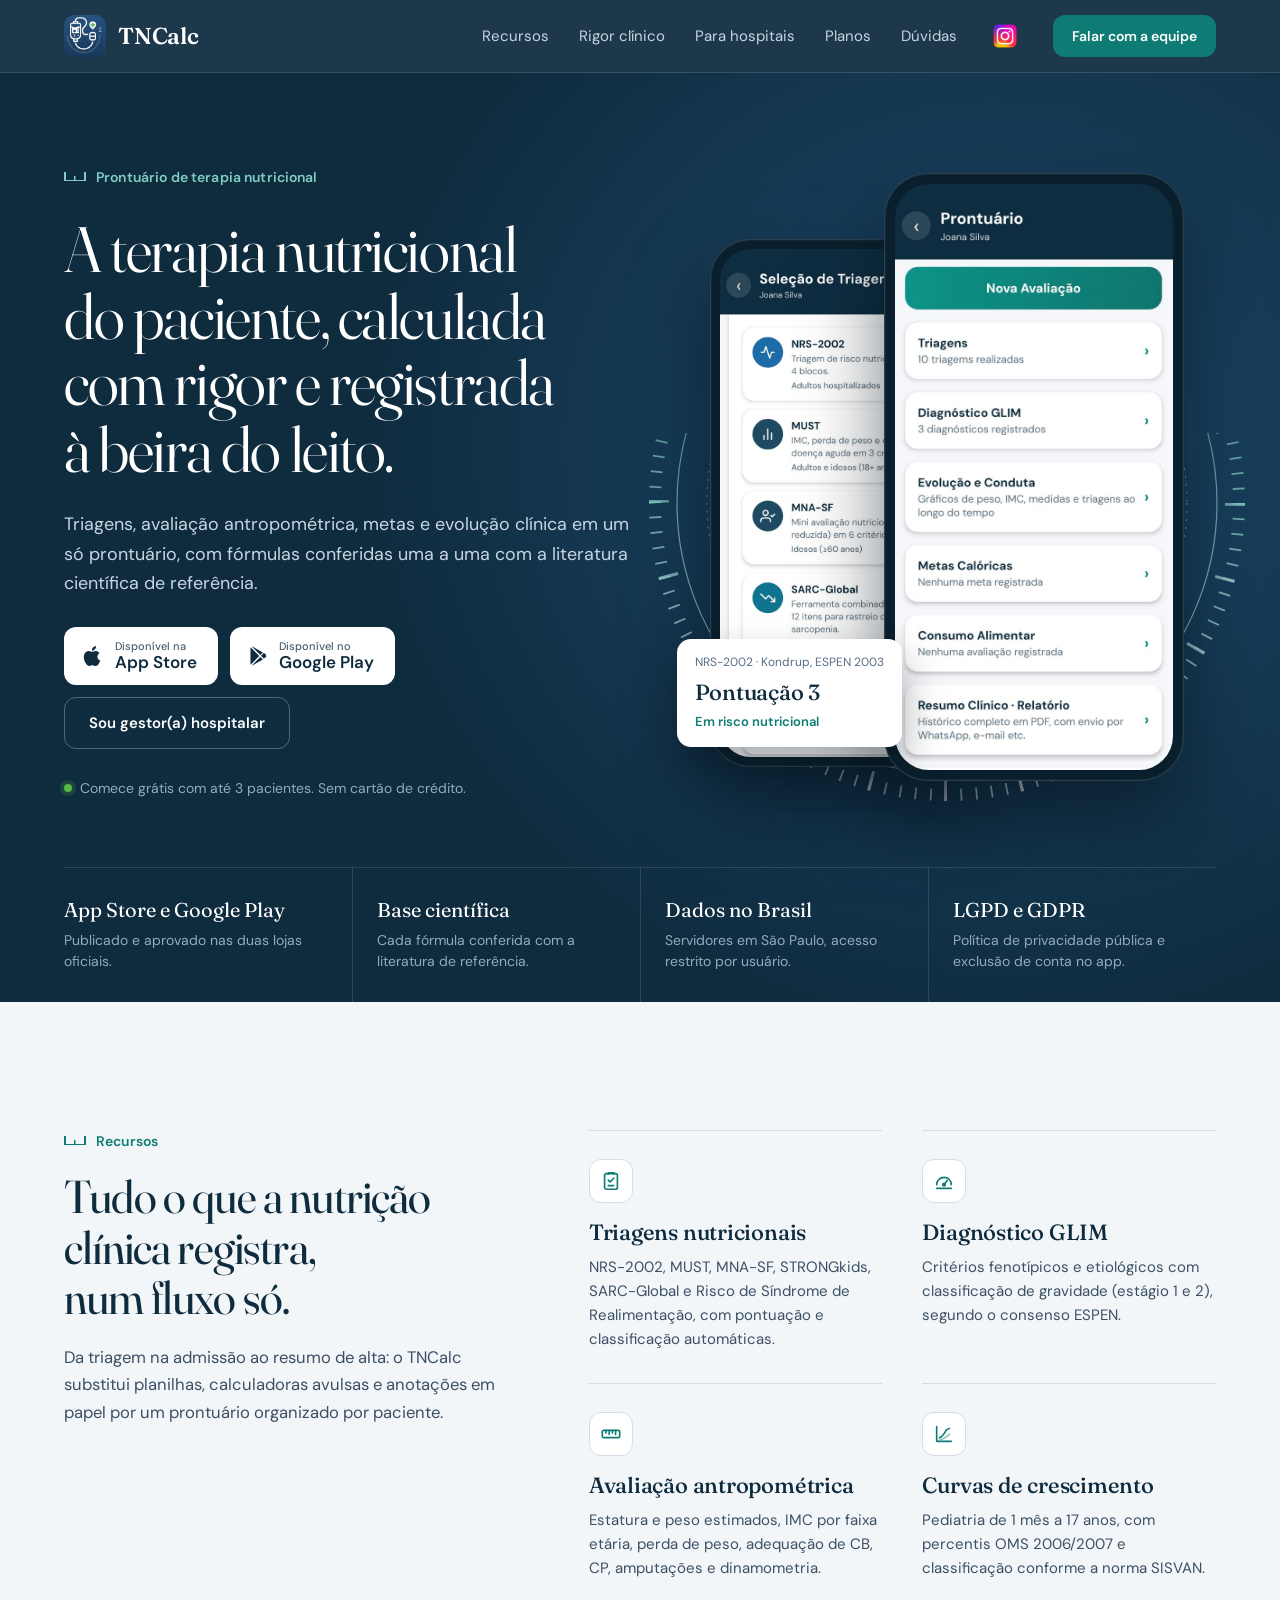
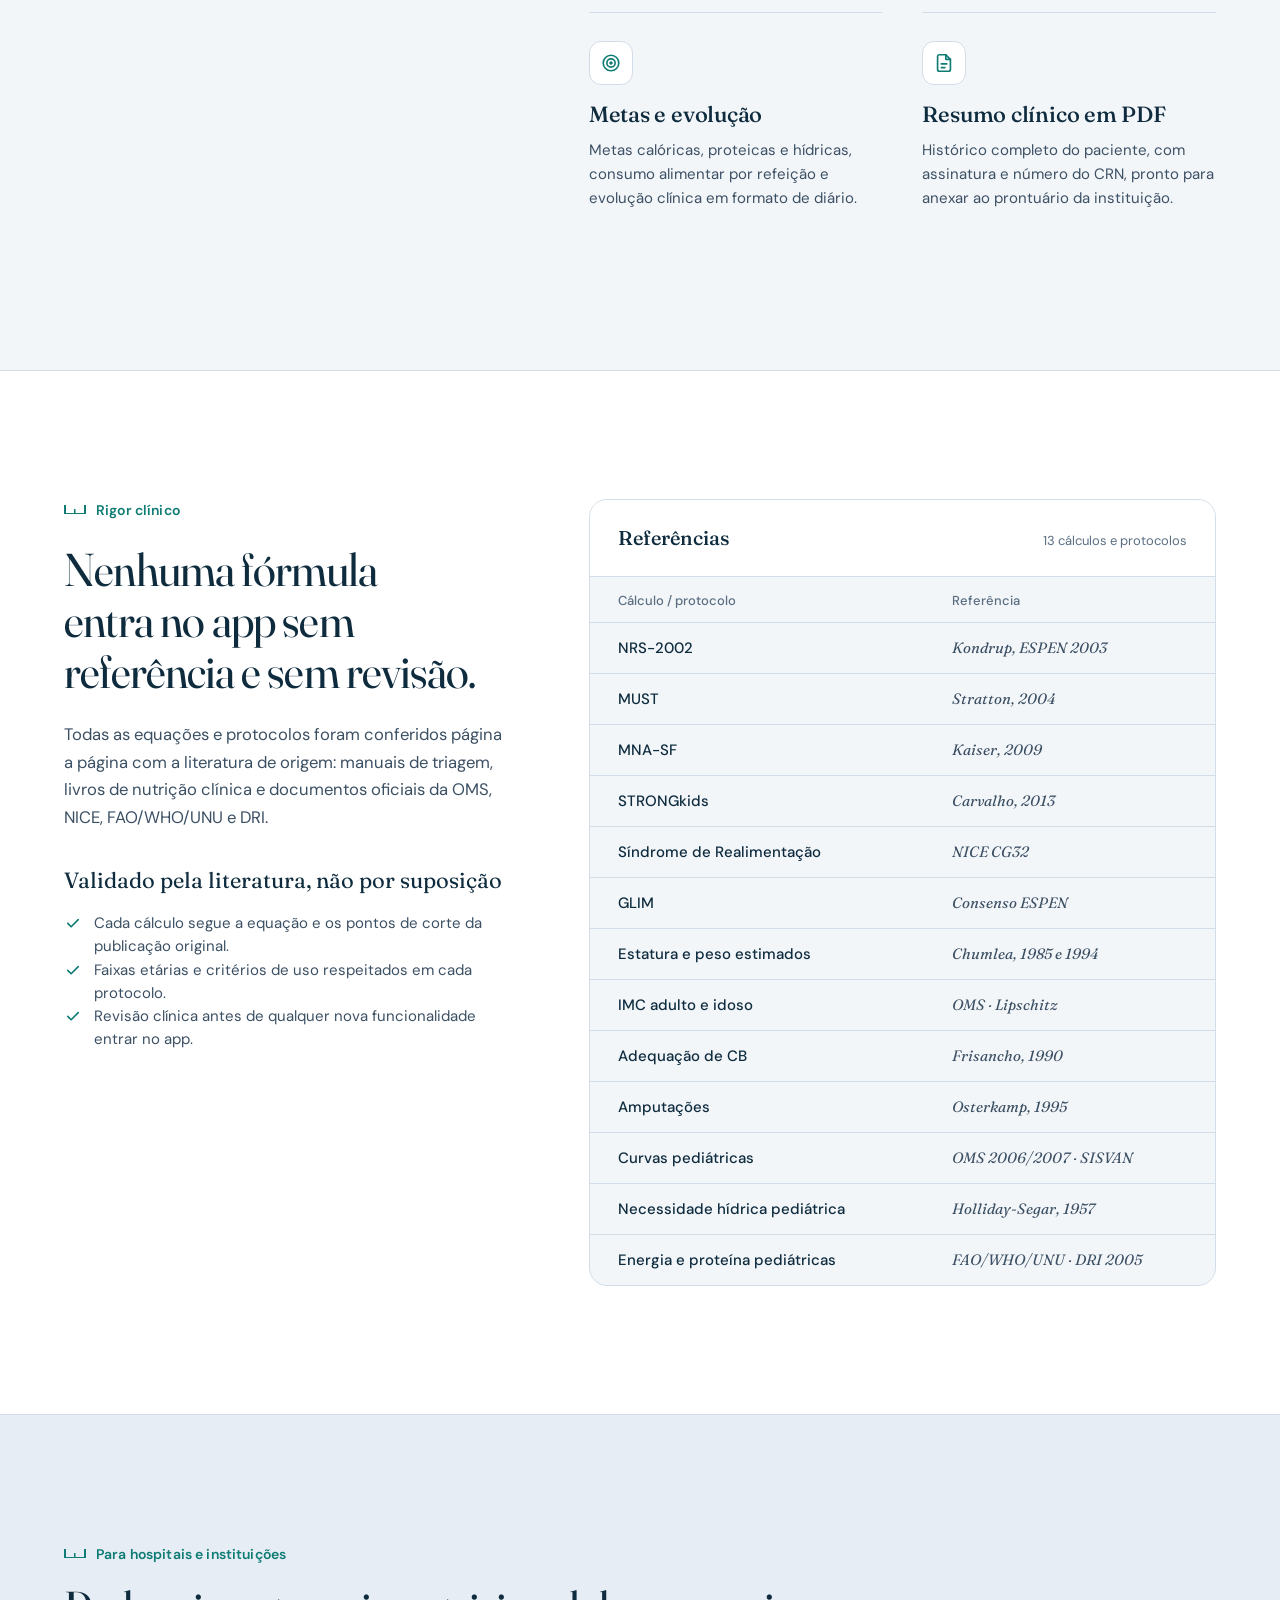
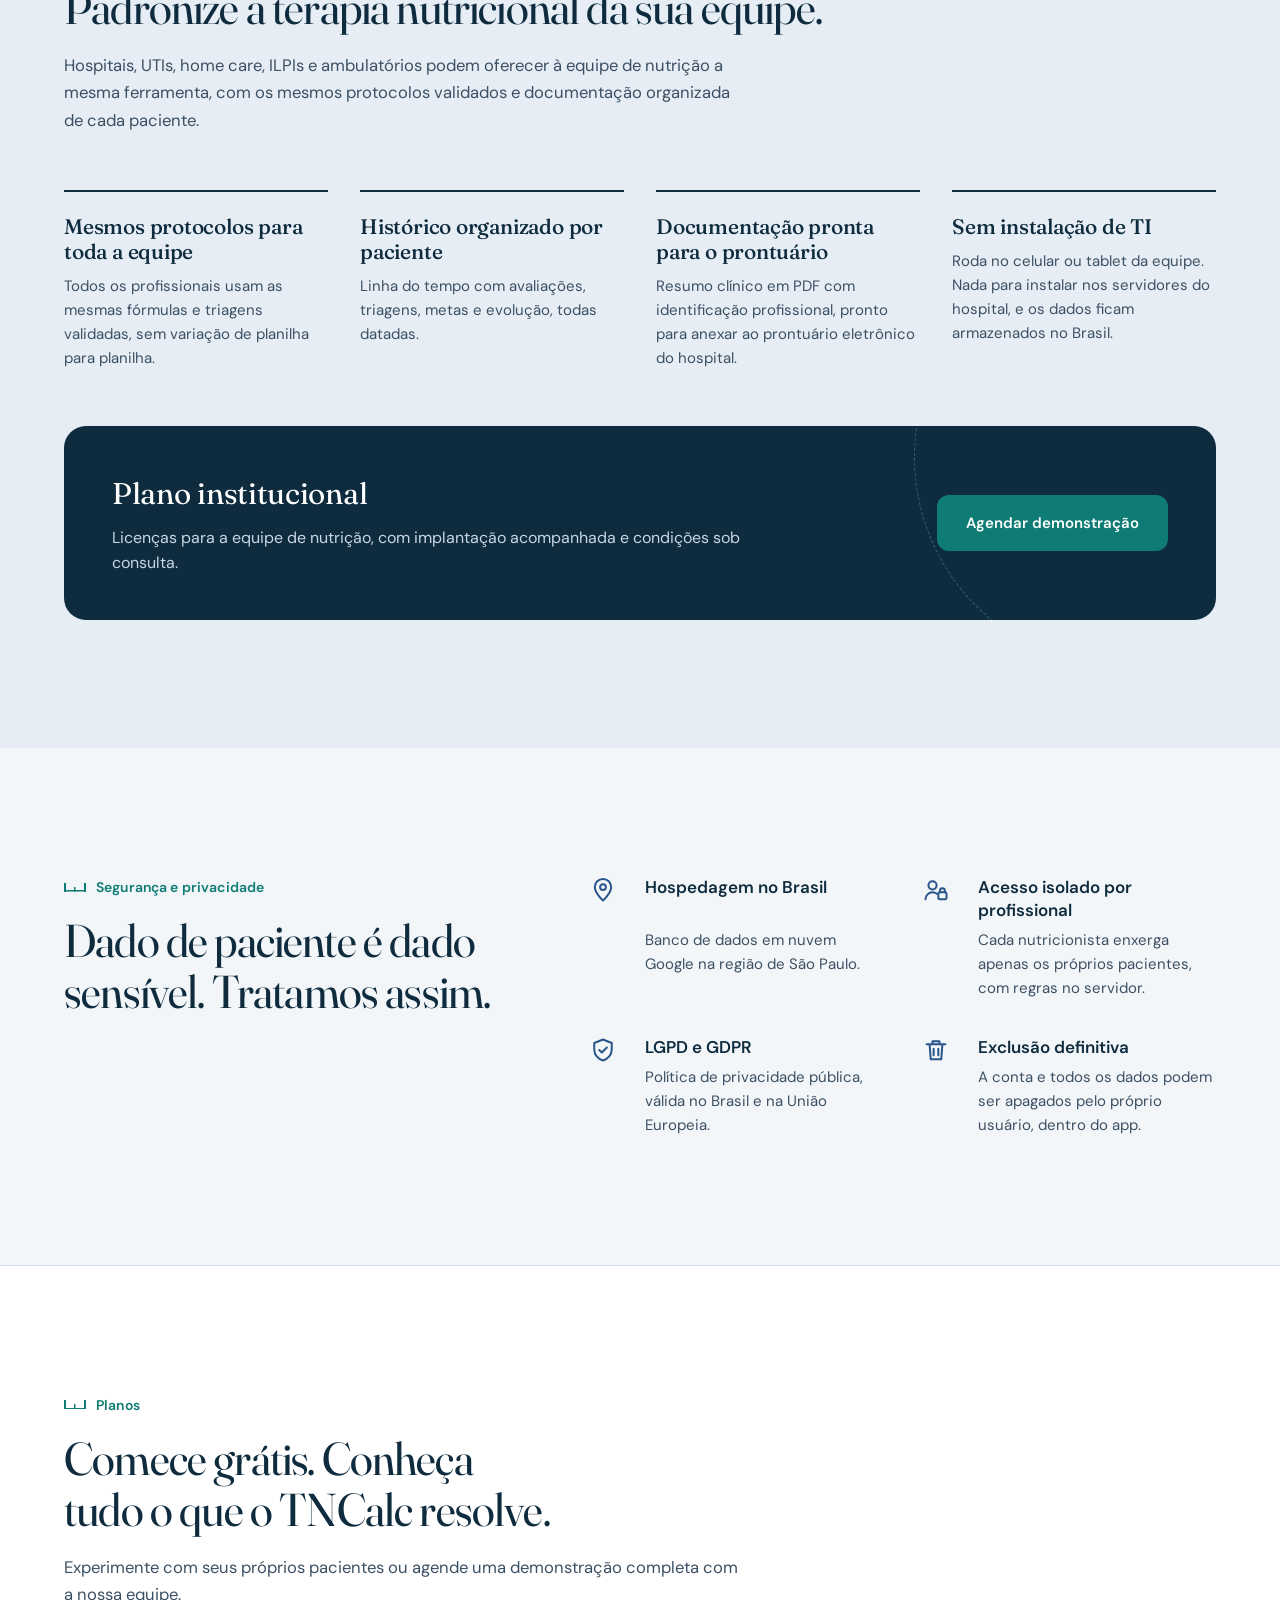
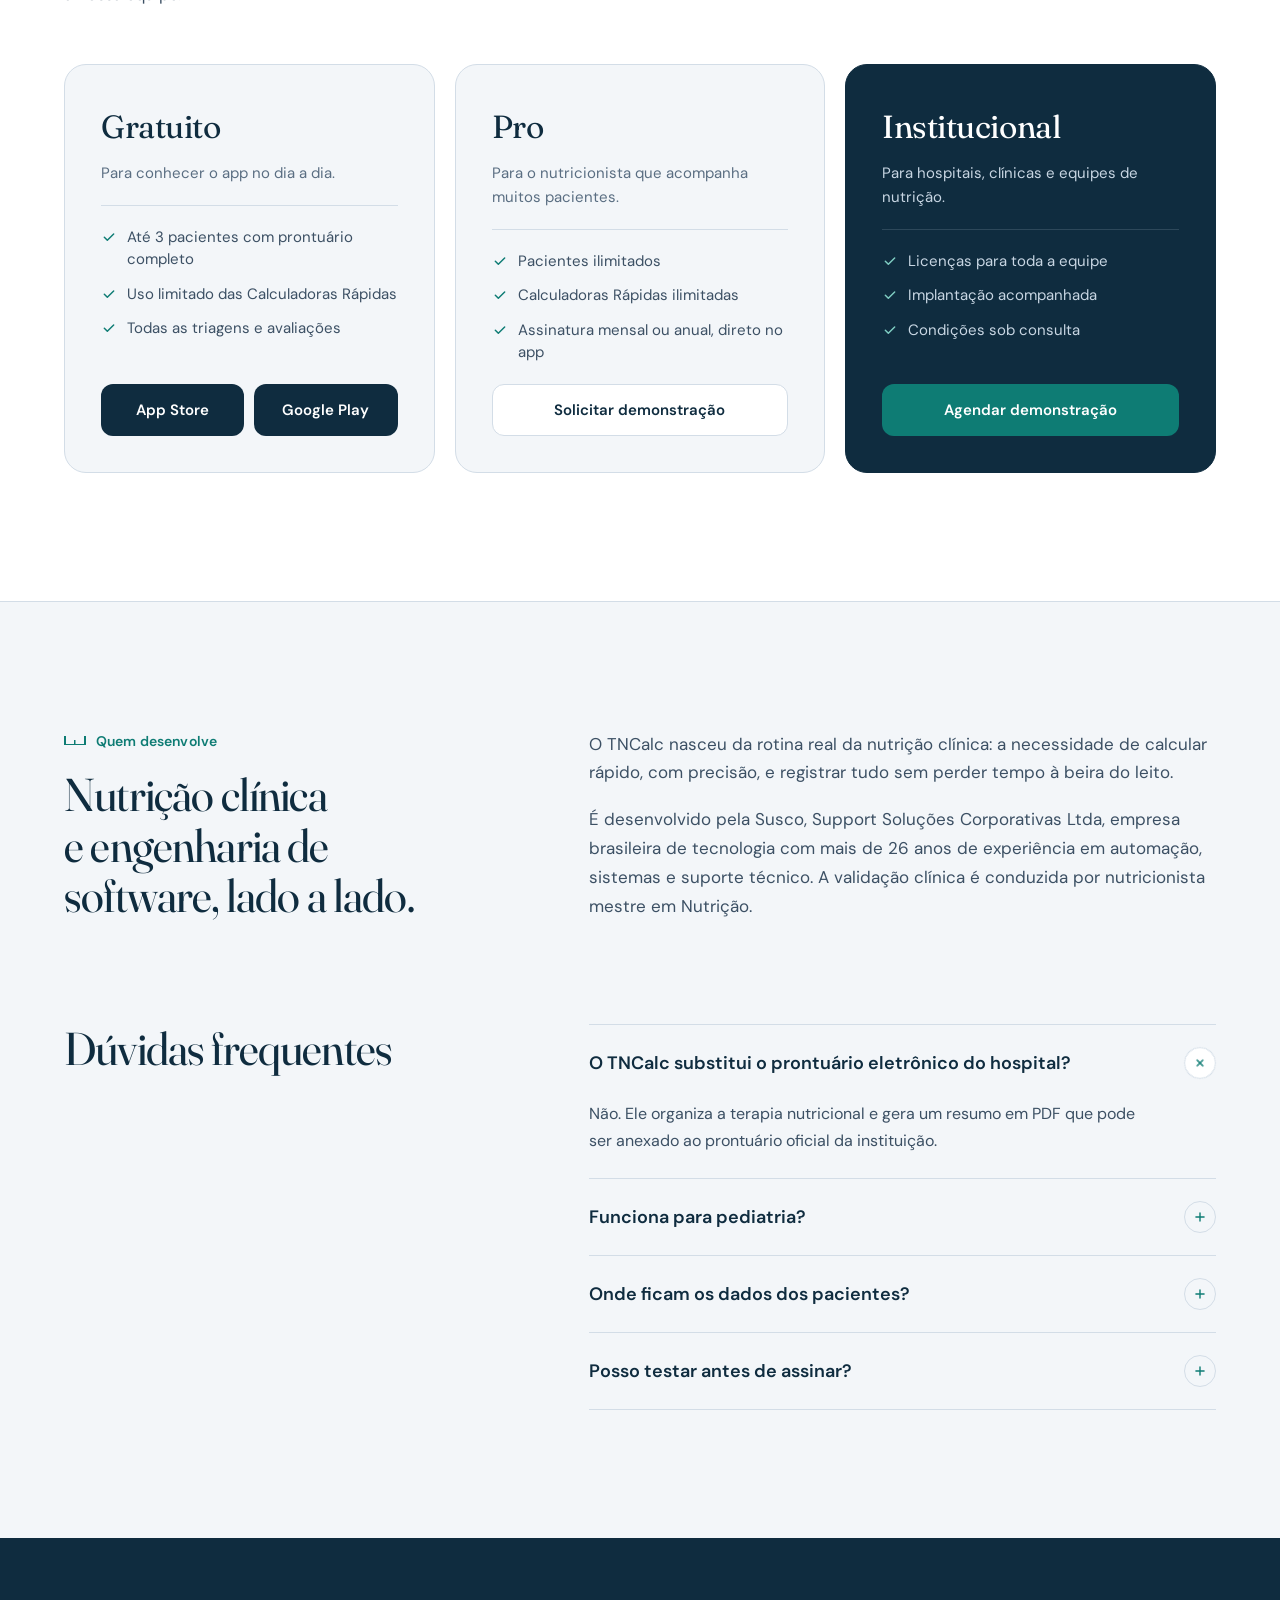
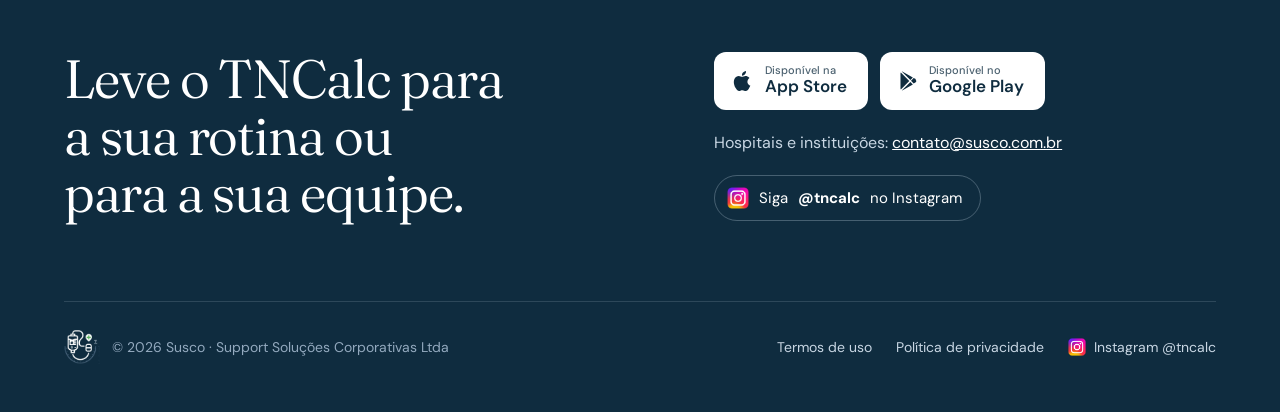
<file: index.html>
<!doctype html>
<html lang="pt-BR">
<head>
<meta charset="utf-8">
<meta name="viewport" content="width=device-width, initial-scale=1, viewport-fit=cover">
<title>TNCalc · Prontuário de terapia nutricional</title>
<meta name="description" content="Triagens, avaliação antropométrica, GLIM, metas e evolução clínica em um só prontuário, com fórmulas conferidas com a literatura científica. Para nutricionistas, hospitais e instituições.">
<meta property="og:title" content="TNCalc · Prontuário de terapia nutricional">
<meta property="og:description" content="A terapia nutricional do paciente, calculada com rigor e registrada à beira do leito.">
<meta property="og:image" content="assets/img/tncalc-app-icone.png">
<meta property="og:type" content="website">
<meta name="theme-color" content="#0F2C3F">
<link rel="icon" type="image/png" href="assets/img/favicon.png">
<link rel="apple-touch-icon" href="assets/img/favicon.png">
<link rel="preconnect" href="https://fonts.googleapis.com">
<link rel="preconnect" href="https://fonts.gstatic.com" crossorigin>
<link href="https://fonts.googleapis.com/css2?family=Fraunces:ital,opsz,wght@0,9..144,300..600;1,9..144,400&family=DM+Sans:opsz,wght@9..40,400;9..40,500;9..40,600&display=swap" rel="stylesheet">
<style>
/* Layout: navy hero com o arco graduado do logo atrás dos celulares; seções claras alternando gelo, branco e azul-névoa; tudo alinhado à esquerda numa grade de 12 colunas. */
:root{
  --ink:#0F2C3F;        /* azul-petróleo da marca */
  --ink-2:#163A52;      /* variação do navy para profundidade */
  --deep:#28548A;       /* azul do ícone do app */
  --teal:#0E7C74;       /* verde-água de ação */
  --teal-dark:#0A5F58;
  --teal-light:#7FCDC2; /* teal legível sobre o navy */
  --plus:#58B947;       /* verde da cruz do logo, uso pontual */
  --ivory:#F3F6F9;      /* fundo base */
  --mist:#E6EDF4;       /* fundo alternado */
  --mint:#DCEBF1;
  --white:#FFFFFF;
  --line:#D3DDE7;
  --text:#3C5064;
  --muted:#5A6E82;
  --on-dark:#C8D6E3;
  --on-dark-muted:#93A9BE;
  --dark-line:rgba(200,214,227,.16);

  --serif:'Fraunces',Georgia,'Times New Roman',serif;
  --sans:'DM Sans',system-ui,-apple-system,'Segoe UI',sans-serif;

  --pad:clamp(20px,5vw,80px);
  --max:1320px;
  color-scheme:light;
}
*{box-sizing:border-box}
html{scroll-behavior:smooth;scroll-padding-top:84px}
body{margin:0;font-family:var(--sans);font-size:16px;line-height:1.6;background:var(--ivory);color:var(--ink);-webkit-font-smoothing:antialiased;text-rendering:optimizeLegibility}
img{max-width:100%;display:block}
h1,h2,h3,p,ul{margin:0}
ul{padding:0;list-style:none}
a{color:var(--teal)}
a:hover{color:var(--teal-dark)}
:focus-visible{outline:2px solid var(--teal);outline-offset:3px;border-radius:6px}
.dark :focus-visible,.site-header :focus-visible,.footer :focus-visible{outline-color:var(--teal-light)}

.wrap{max-width:var(--max);margin:0 auto;padding-inline:var(--pad)}
.section{padding-block:clamp(72px,10vw,128px)}

/* rótulo de seção: pequeno traço de régua + texto em caixa normal */
.tag{display:inline-flex;align-items:center;gap:10px;font-size:14px;font-weight:600;color:var(--teal);letter-spacing:.01em}
.tag::before{content:"";width:22px;height:9px;background:
  linear-gradient(currentColor,currentColor) 0 100%/2px 9px no-repeat,
  linear-gradient(currentColor,currentColor) 50% 100%/1.5px 5px no-repeat,
  linear-gradient(currentColor,currentColor) 100% 100%/2px 9px no-repeat,
  linear-gradient(currentColor,currentColor) 0 100%/100% 1.5px no-repeat}
.dark .tag{color:var(--teal-light)}

.h2{font-family:var(--serif);font-weight:400;font-size:clamp(30px,3.6vw,48px);line-height:1.1;letter-spacing:-.018em;text-wrap:balance;font-variation-settings:"opsz" 96}
.lead{font-size:clamp(16px,1.3vw,18px);line-height:1.65;color:var(--text);max-width:62ch}
.head{display:flex;flex-direction:column;gap:18px;max-width:780px}

/* botões */
.btn{display:inline-flex;align-items:center;justify-content:center;gap:10px;min-height:52px;padding:0 24px;border-radius:12px;text-decoration:none;font-weight:600;font-size:15px;transition:background-color .15s,border-color .15s,color .15s;border:1.5px solid transparent}
.btn-teal{background:var(--teal);color:var(--white)}
.btn-teal:hover{background:var(--teal-dark);color:var(--white)}
.btn-ink{background:var(--ink);color:var(--white)}
.btn-ink:hover{background:var(--ink-2);color:var(--white)}
.btn-line{border-color:var(--line);color:var(--ink);background:var(--white)}
.btn-line:hover{border-color:var(--ink);color:var(--ink)}
.btn-ghost{border-color:rgba(200,214,227,.35);color:var(--white)}
.btn-ghost:hover{border-color:var(--white);color:var(--white)}
.store{min-height:58px;padding:0 20px 0 16px;justify-content:flex-start}
.store svg{flex-shrink:0}
.store span{display:flex;flex-direction:column;line-height:1.15;text-align:left}
.store small{font-size:11px;font-weight:500;opacity:.75}
.store b{font-size:17px;font-weight:600}
.store-light{background:var(--white);color:var(--ink)}
.store-light:hover{background:var(--mint);color:var(--ink)}

/* ---------- header ---------- */
.site-header{position:sticky;top:env(safe-area-inset-top,0px);z-index:20;background:rgba(15,44,63,.94);backdrop-filter:blur(10px);-webkit-backdrop-filter:blur(10px);border-bottom:1px solid var(--dark-line)}
.site-header .wrap{display:flex;align-items:center;justify-content:space-between;gap:24px;min-height:72px}
.brand{display:flex;align-items:center;gap:12px;text-decoration:none;color:var(--white)}
.brand:hover{color:var(--white)}
.brand img{width:42px;height:42px;border-radius:10px}
.brand span{font-family:var(--serif);font-size:23px;font-weight:600;letter-spacing:-.01em}
.nav{display:flex;align-items:center;gap:30px;font-size:15px}
.nav a{color:var(--on-dark);text-decoration:none}
.nav a:hover{color:var(--white)}
.nav .btn{min-height:42px;padding:0 18px;font-size:14px;color:var(--white)}
.ig-icon{display:inline-flex;width:36px;height:36px;align-items:center;justify-content:center;border-radius:9px}
.ig-icon img{width:24px;height:24px}
.menu{display:none;position:relative}
.menu summary{list-style:none;width:44px;height:44px;border:1px solid var(--dark-line);border-radius:10px;display:flex;align-items:center;justify-content:center;cursor:pointer;color:var(--white)}
.menu summary::-webkit-details-marker{display:none}
.menu nav{position:absolute;right:0;top:54px;background:var(--white);border:1px solid var(--line);border-radius:14px;padding:8px;display:flex;flex-direction:column;min-width:230px;box-shadow:0 18px 40px rgba(15,44,63,.22)}
.menu nav a{padding:12px 14px;color:var(--ink);text-decoration:none;border-radius:8px;font-size:15px}
.menu nav a:hover{background:var(--ivory)}
.menu nav a.btn{margin-top:6px;color:var(--white);justify-content:center}

/* ---------- hero ---------- */
.hero{position:relative;overflow:hidden;color:var(--white);background:
  radial-gradient(70% 90% at 78% 40%,#1E4A6E 0%,rgba(30,74,110,0) 70%),
  var(--ink)}
.hero .wrap{position:relative;display:grid;grid-template-columns:minmax(0,1.05fr) minmax(0,1fr);gap:48px;align-items:center;padding-block:clamp(48px,7vw,96px) clamp(40px,5vw,72px)}
.hero-copy{display:flex;flex-direction:column;gap:28px;position:relative;z-index:2}
.hero .tag{color:var(--teal-light)}
.hero h1{font-family:var(--serif);font-weight:350;font-size:clamp(38px,5vw,66px);line-height:1.04;letter-spacing:-.022em;text-wrap:balance;font-variation-settings:"opsz" 144}
.hero .lead{color:var(--on-dark);font-size:clamp(16px,1.4vw,19px);max-width:52ch}
.cta-row{display:flex;gap:12px;flex-wrap:wrap}
.note{font-size:14px;color:var(--on-dark-muted);display:flex;align-items:center;gap:8px}
.note::before{content:"";width:8px;height:8px;border-radius:50%;background:var(--plus);box-shadow:0 0 0 4px rgba(88,185,71,.18)}

.stage{position:relative;height:640px}
.dial{position:absolute;left:50%;top:50%;width:640px;height:640px;margin:-300px 0 0 -320px;pointer-events:none}
.dial circle{fill:none}
.phone{position:absolute;background:#0A1F2D;border:1px solid rgba(200,214,227,.18);box-shadow:0 40px 80px rgba(3,14,22,.55),0 0 0 1px rgba(255,255,255,.03) inset}
.phone img{width:100%;height:100%;object-fit:cover;object-position:top}
.phone-back{left:6%;top:76px;width:260px;height:528px;border-radius:40px;padding:9px;opacity:.92}
.phone-back img{border-radius:31px}
.phone-front{right:6%;top:10px;width:300px;height:608px;border-radius:44px;padding:10px}
.phone-front img{border-radius:34px}
.reading{position:absolute;left:0;bottom:56px;z-index:3;background:var(--white);color:var(--ink);border-radius:14px;padding:14px 18px;box-shadow:0 20px 40px rgba(3,14,22,.35);display:flex;flex-direction:column;gap:2px;min-width:200px}
.reading small{font-size:12px;color:var(--muted)}
.reading b{font-family:var(--serif);font-weight:500;font-size:22px;letter-spacing:-.01em}
.reading span{font-size:13px;color:var(--teal);font-weight:600}

.hero .wrap.trust-wrap{display:block;padding-block:0}
.trust{position:relative;z-index:2;display:grid;grid-template-columns:repeat(4,minmax(0,1fr));border-top:1px solid var(--dark-line)}
.trust div{padding:26px 24px 30px;display:flex;flex-direction:column;gap:4px;border-left:1px solid var(--dark-line)}
.trust div:first-child{border-left:0;padding-left:0}
.trust strong{font-family:var(--serif);font-weight:400;font-size:20px;color:var(--white)}
.trust span{font-size:14px;color:var(--on-dark-muted);line-height:1.5}

/* entrada da página: um único momento */
@media (prefers-reduced-motion:no-preference){
  .dial{animation:dialIn 1.4s cubic-bezier(.2,.7,.2,1) both}
  .phone-front{animation:rise 1s .15s cubic-bezier(.2,.7,.2,1) both}
  .phone-back{animation:rise 1s .3s cubic-bezier(.2,.7,.2,1) both}
  .reading{animation:rise .9s .6s cubic-bezier(.2,.7,.2,1) both}
}
@keyframes dialIn{from{transform:rotate(-24deg);opacity:.2}to{transform:none;opacity:1}}
@keyframes rise{from{transform:translateY(28px);opacity:.4}to{transform:none;opacity:1}}

/* ---------- recursos ---------- */
.features{background:var(--ivory)}
.feat-layout{display:grid;grid-template-columns:minmax(0,5fr) minmax(0,7fr);gap:clamp(40px,6vw,96px);align-items:start}
.feat-intro{position:sticky;top:120px;display:flex;flex-direction:column;gap:20px}
.feat-list{display:grid;grid-template-columns:repeat(2,minmax(0,1fr));column-gap:40px}
.feat{display:flex;flex-direction:column;gap:10px;padding:28px 0 32px;border-top:1px solid var(--line)}
.feat .ic{width:44px;height:44px;border-radius:12px;background:var(--white);border:1px solid var(--line);display:flex;align-items:center;justify-content:center;color:var(--teal);margin-bottom:6px}
.feat h3{font-family:var(--serif);font-weight:500;font-size:22px;letter-spacing:-.01em;line-height:1.2}
.feat p{font-size:15px;line-height:1.6;color:var(--text)}

/* ---------- rigor ---------- */
.rigor{background:var(--white);border-block:1px solid var(--line)}
.rigor-grid{display:grid;grid-template-columns:minmax(0,5fr) minmax(0,7fr);gap:clamp(40px,6vw,96px);align-items:start}
.rigor-left{display:flex;flex-direction:column;gap:24px}
.proof{display:flex;flex-direction:column;gap:14px;padding-top:8px}
.proof h3{font-family:var(--serif);font-weight:400;font-size:22px}
.proof li{display:flex;gap:12px;align-items:flex-start;font-size:15px;line-height:1.55;color:var(--text)}
.proof li svg{flex-shrink:0;margin-top:2px;color:var(--teal)}

.ledger{border:1px solid var(--line);border-radius:18px;background:var(--ivory);overflow:hidden;min-width:0}
.ledger-head{display:flex;justify-content:space-between;align-items:baseline;gap:16px;padding:22px 28px;border-bottom:1px solid var(--line);background:var(--white)}
.ledger-head h3{font-family:var(--serif);font-weight:500;font-size:20px}
.ledger-head span{font-size:13px;color:var(--muted);font-variant-numeric:tabular-nums}
.ledger-scroll{overflow-x:auto}
.refs{width:100%;border-collapse:collapse;font-size:15px}
.refs th{text-align:left;font-size:13px;font-weight:500;color:var(--muted);padding:14px 28px 10px}
.refs td{padding:13px 28px;border-top:1px solid var(--line);vertical-align:baseline}
.refs td:first-child{font-weight:500;color:var(--ink)}
.refs td:last-child{font-family:var(--serif);font-style:italic;color:var(--text);font-variant-numeric:tabular-nums;white-space:nowrap}
.refs tr:hover td{background:rgba(220,235,241,.5)}

/* ---------- hospitais ---------- */
.hosp{background:var(--mist)}
.hosp-grid{display:grid;grid-template-columns:repeat(4,minmax(0,1fr));gap:32px;margin-top:56px}
.hosp-grid div{display:flex;flex-direction:column;gap:10px;padding-top:22px;border-top:2px solid var(--ink)}
.hosp-grid h3{font-family:var(--serif);font-weight:500;font-size:21px;line-height:1.2;letter-spacing:-.01em}
.hosp-grid p{font-size:15px;line-height:1.6;color:var(--text)}
.inst{margin-top:56px;position:relative;overflow:hidden;display:flex;align-items:center;justify-content:space-between;gap:32px;padding:44px 48px;border-radius:22px;background:var(--ink);color:var(--white)}
.inst::after{content:"";position:absolute;right:-120px;top:-180px;width:420px;height:420px;border-radius:50%;
  border:1px dashed rgba(127,205,194,.35)}
.inst > *{position:relative;z-index:1}
.inst h3{font-family:var(--serif);font-weight:400;font-size:clamp(24px,2.4vw,30px);letter-spacing:-.01em}
.inst p{font-size:16px;color:var(--on-dark);max-width:60ch;line-height:1.55;margin-top:8px}
.inst .btn{white-space:nowrap;min-height:56px;padding:0 28px}

/* ---------- segurança ---------- */
.sec-grid{display:grid;grid-template-columns:minmax(0,5fr) minmax(0,7fr);gap:clamp(40px,6vw,96px);align-items:start}
.sec-items{display:grid;grid-template-columns:repeat(2,minmax(0,1fr));gap:36px 40px}
.sec-items div{display:grid;grid-template-columns:40px minmax(0,1fr);column-gap:16px;row-gap:6px}
.sec-items svg{grid-row:span 2;color:var(--deep)}
.sec-items h3{font-size:17px;font-weight:600;line-height:1.35}
.sec-items p{font-size:15px;line-height:1.6;color:var(--text)}

/* ---------- planos ---------- */
.plans{background:var(--white);border-block:1px solid var(--line)}
.plan-grid{display:grid;grid-template-columns:repeat(3,minmax(0,1fr));gap:20px;margin-top:56px;align-items:stretch}
.plan{border:1px solid var(--line);border-radius:22px;padding:36px;display:flex;flex-direction:column;gap:20px;background:var(--ivory)}
.plan h3{font-family:var(--serif);font-weight:400;font-size:32px;letter-spacing:-.015em}
.plan .for{font-size:15px;color:var(--muted);margin-top:-12px}
.plan ul{display:flex;flex-direction:column;gap:12px;font-size:15px;color:var(--text);line-height:1.5;padding-top:20px;border-top:1px solid var(--line)}
.plan li{display:flex;gap:10px;align-items:flex-start}
.plan li svg{flex-shrink:0;margin-top:3px;color:var(--teal)}
.plan .actions{margin-top:auto;display:grid;grid-template-columns:repeat(2,minmax(0,1fr));gap:10px}
.plan .actions.one{grid-template-columns:1fr}
.plan-dark{background:var(--ink);color:var(--white);border-color:var(--ink)}
.plan-dark .for,.plan-dark ul{color:var(--on-dark)}
.plan-dark ul{border-color:var(--dark-line)}
.plan-dark li svg{color:var(--teal-light)}

/* ---------- sobre + faq ---------- */
.about-grid{display:grid;grid-template-columns:minmax(0,5fr) minmax(0,7fr);gap:clamp(40px,6vw,96px);align-items:start}
.about-text{display:flex;flex-direction:column;gap:18px;font-size:17px;line-height:1.7;color:var(--text);max-width:62ch}
.faq{margin-top:clamp(64px,8vw,104px)}
.faq-list{border-top:1px solid var(--line)}
.faq-list details{border-bottom:1px solid var(--line)}
.faq-list summary{list-style:none;cursor:pointer;display:flex;justify-content:space-between;align-items:center;gap:24px;padding:22px 0;font-size:18px;font-weight:600;line-height:1.4}
.faq-list summary::-webkit-details-marker{display:none}
.faq-list summary .pm{flex-shrink:0;width:32px;height:32px;border-radius:50%;border:1px solid var(--line);display:flex;align-items:center;justify-content:center;color:var(--teal);transition:transform .2s,background-color .2s}
.faq-list details[open] summary .pm{transform:rotate(45deg);background:var(--white)}
.faq-list details p{padding:0 56px 24px 0;font-size:16px;line-height:1.65;color:var(--text);max-width:68ch}

/* ---------- rodapé ---------- */
.footer{background:var(--ink);color:var(--white);position:relative;overflow:hidden}
.footer .wrap{padding-block:clamp(64px,9vw,112px) 48px;display:flex;flex-direction:column;gap:clamp(48px,7vw,80px);position:relative}
.footer-cta{display:grid;grid-template-columns:minmax(0,1.2fr) minmax(0,1fr);gap:48px;align-items:end}
.footer h2{font-family:var(--serif);font-weight:350;font-size:clamp(32px,4.2vw,56px);line-height:1.06;letter-spacing:-.02em;text-wrap:balance}
.footer-actions{display:flex;flex-direction:column;gap:20px}
.footer .contact{font-size:16px;color:var(--on-dark);line-height:1.6}
.footer .contact a{color:var(--white)}
.ig-pill{display:inline-flex;align-items:center;gap:10px;align-self:flex-start;min-height:46px;padding:0 18px 0 12px;border-radius:99px;border:1px solid rgba(200,214,227,.3);color:var(--white);text-decoration:none;font-size:15px}
.ig-pill:hover{border-color:var(--white);color:var(--white)}
.ig-pill img{width:22px;height:22px}
.footer-bottom{display:flex;justify-content:space-between;align-items:center;gap:24px;padding-top:28px;border-top:1px solid var(--dark-line);font-size:14px;color:var(--on-dark-muted);flex-wrap:wrap}
.footer-bottom .copy{display:flex;align-items:center;gap:12px}
.footer-bottom .copy img{width:36px;height:34px;object-fit:contain}
.footer-bottom nav{display:flex;gap:24px;flex-wrap:wrap;align-items:center}
.footer-bottom nav a{color:var(--on-dark);text-decoration:none}
.footer-bottom nav a:hover{color:var(--white)}
.ig-link{display:inline-flex;align-items:center;gap:8px}
.ig-link img{width:18px;height:18px}

/* ---------- tablet ---------- */
@media (max-width:1140px){
  .nav{gap:20px}
  .nav .hide-md{display:none}
  .stage{height:560px}
  .dial{transform:scale(.86)}
  .phone-back{width:228px;height:462px;left:2%}
  .phone-front{width:262px;height:532px;right:2%}
  .hosp-grid{grid-template-columns:repeat(2,minmax(0,1fr))}
  .feat-list{grid-template-columns:1fr}
}
@media (max-width:1140px) and (prefers-reduced-motion:no-preference){
  .dial{animation:none}
}
/* ---------- celular ---------- */
@media (max-width:880px){
  .nav{display:none}
  .menu{display:block}
  .site-header .wrap{min-height:64px}
  .brand img{width:38px;height:38px}
  .brand span{font-size:21px}
  .hero .wrap{grid-template-columns:1fr;gap:32px;padding-block:40px 32px}
  .cta-row{display:grid;grid-template-columns:repeat(2,minmax(0,1fr))}
  .cta-row .btn-ghost{grid-column:1 / -1}
  .store{padding:0 12px}
  .stage{height:500px}
  .dial{width:520px;height:520px;margin:-250px 0 0 -260px;transform:none}
  .phone-back{display:none}
  .phone-front{left:50%;right:auto;margin-left:-125px;width:250px;height:506px;border-radius:38px;padding:8px}
  .phone-front img{border-radius:31px}
  .reading{left:0;bottom:28px;min-width:0;padding:12px 14px}
  .reading b{font-size:18px}
  .trust{grid-template-columns:repeat(2,minmax(0,1fr))}
  .trust div{padding:18px 14px 20px;border-left:1px solid var(--dark-line);border-top:1px solid var(--dark-line)}
  .trust div:nth-child(2n+1){border-left:0;padding-left:0}
  .trust div:nth-child(-n+2){border-top:0}
  .trust strong{font-size:17px}
  .trust span{font-size:13px}
  .feat-layout,.rigor-grid,.sec-grid,.about-grid{grid-template-columns:1fr}
  .feat-intro{position:static}
  .feat{padding:22px 0 24px}
  .ledger-head,.refs th,.refs td{padding-left:18px;padding-right:18px}
  .refs{font-size:14px}
  .hosp-grid{grid-template-columns:1fr;gap:24px;margin-top:36px}
  .inst{flex-direction:column;align-items:stretch;padding:28px 24px;margin-top:36px;gap:20px}
  .sec-items{grid-template-columns:1fr;gap:24px}
  .plan-grid{grid-template-columns:1fr;margin-top:36px}
  .plan{padding:26px}
  .plan h3{font-size:28px}
  .about-text{font-size:16px}
  .faq-list summary{font-size:16px;padding:18px 0}
  .faq-list details p{padding-right:0;font-size:15px}
  .footer-cta{grid-template-columns:1fr;gap:28px}
  .footer-bottom{flex-direction:column-reverse;align-items:flex-start;font-size:13px}
}
@media (max-width:400px){
  .cta-row{grid-template-columns:1fr}
  .stage{height:460px}
  .phone-front{width:228px;height:462px;margin-left:-114px}
}
</style>
</head>
<body>

<svg width="0" height="0" style="position:absolute" aria-hidden="true">
  <symbol id="i-check" viewBox="0 0 24 24"><path d="M5 12.5l4.5 4.5L19 7.5" fill="none" stroke="currentColor" stroke-width="2.2" stroke-linecap="round" stroke-linejoin="round"/></symbol>
  <symbol id="i-apple" viewBox="0 0 24 24"><path fill="currentColor" d="M16.4 12.7c0-2.5 2-3.7 2.1-3.8-1.2-1.7-3-1.9-3.6-2-1.5-.2-3 .9-3.8.9-.8 0-2-.9-3.3-.9-1.7 0-3.3 1-4.1 2.5-1.8 3.1-.5 7.6 1.3 10.1.9 1.2 1.9 2.6 3.2 2.5 1.3-.1 1.8-.8 3.3-.8 1.5 0 2 .8 3.3.8 1.4 0 2.3-1.2 3.1-2.5 1-1.4 1.4-2.8 1.4-2.9 0 0-2.9-1.1-2.9-3.9zM14 5.3c.7-.8 1.2-2 1-3.2-1 .1-2.2.7-3 1.5-.6.7-1.2 1.9-1 3.1 1.1.1 2.3-.6 3-1.4z"/></symbol>
  <symbol id="i-play" viewBox="0 0 24 24"><path fill="currentColor" d="M4.2 2.6c-.3.3-.4.7-.4 1.2v16.4c0 .5.1.9.4 1.2l9.2-9.4-9.2-9.4zm10.4 8.2l2.7-2.7L6.2 1.8c-.4-.2-.7-.2-1-.1l9.4 9.1zm0 2.4l-9.4 9.1c.3.1.6.1 1-.1l11.1-6.3-2.7-2.7zm5.8-3.3l-2.2-1.3-2.9 3 2.9 3 2.2-1.3c.9-.5.9-1.9 0-2.4z"/></symbol>
</svg>

<header class="site-header" id="topo">
  <div class="wrap">
    <a class="brand" href="#topo"><img src="assets/img/tncalc-app-icone.png" alt="Logo TNCalc"><span>TNCalc</span></a>
    <nav class="nav" aria-label="Principal">
      <a href="#recursos">Recursos</a>
      <a href="#rigor">Rigor clínico</a>
      <a href="#hospitais">Para hospitais</a>
      <a href="#planos">Planos</a>
      <a href="#faq" class="hide-md">Dúvidas</a>
      <a class="ig-icon" href="https://www.instagram.com/tncalc/" target="_blank" rel="noopener" title="Instagram @tncalc"><img src="assets/img/instagram.png" alt="Instagram @tncalc"></a>
      <a class="btn btn-teal" href="mailto:contato@susco.com.br?subject=TNCalc">Falar com a equipe</a>
    </nav>
    <details class="menu">
      <summary aria-label="Abrir menu"><svg width="20" height="20" viewBox="0 0 24 24" fill="none" stroke="currentColor" stroke-width="2" stroke-linecap="round" aria-hidden="true"><path d="M4 7h16M4 12h16M4 17h16"/></svg></summary>
      <nav aria-label="Menu">
        <a href="#recursos">Recursos</a>
        <a href="#rigor">Rigor clínico</a>
        <a href="#hospitais">Para hospitais</a>
        <a href="#planos">Planos</a>
        <a href="#faq">Dúvidas</a>
        <a href="https://www.instagram.com/tncalc/" target="_blank" rel="noopener">Instagram @tncalc</a>
        <a class="btn btn-teal" href="mailto:contato@susco.com.br?subject=TNCalc">Falar com a equipe</a>
      </nav>
    </details>
  </div>
</header>

<main>
<section class="hero">
  <div class="wrap">
    <div class="hero-copy">
      <span class="tag">Prontuário de terapia nutricional</span>
      <h1>A terapia nutricional do paciente, calculada com rigor e registrada à beira do leito.</h1>
      <p class="lead">Triagens, avaliação antropométrica, metas e evolução clínica em um só prontuário, com fórmulas conferidas uma a uma com a literatura científica de referência.</p>
      <div class="cta-row">
        <a class="btn store store-light" href="https://apps.apple.com/br/app/tncalc/id6794928542" target="_blank" rel="noopener"><svg width="24" height="24" aria-hidden="true"><use href="#i-apple"/></svg><span><small>Disponível na</small><b>App Store</b></span></a>
        <a class="btn store store-light" href="https://play.google.com/store/apps/details?id=br.com.susco.tncalc" target="_blank" rel="noopener"><svg width="22" height="22" aria-hidden="true"><use href="#i-play"/></svg><span><small>Disponível no</small><b>Google Play</b></span></a>
        <a class="btn btn-ghost" href="#hospitais">Sou gestor(a) hospitalar</a>
      </div>
      <p class="note">Comece grátis com até 3 pacientes. Sem cartão de crédito.</p>
    </div>

    <div class="stage" aria-hidden="false">
      <svg class="dial" viewBox="0 0 640 640" aria-hidden="true">
        <defs>
          <clipPath id="lowerArc"><path d="M0 250 H640 V640 H0 Z"/></clipPath>
          <linearGradient id="arcFade" x1="0" y1="0" x2="0" y2="1">
            <stop offset="0" stop-color="#7FCDC2" stop-opacity="0"/>
            <stop offset=".4" stop-color="#7FCDC2" stop-opacity=".7"/>
            <stop offset="1" stop-color="#C8D6E3" stop-opacity=".85"/>
          </linearGradient>
        </defs>
        <g clip-path="url(#lowerArc)" stroke="url(#arcFade)">
          <circle cx="320" cy="320" r="292" stroke-width="12" pathLength="360" stroke-dasharray="0.35 2.65"/>
          <circle cx="320" cy="320" r="288" stroke-width="20" pathLength="360" stroke-dasharray="0.6 14.4"/>
          <circle cx="320" cy="320" r="270" stroke-width="1.2"/>
          <circle cx="320" cy="320" r="240" stroke-width="1" stroke-dasharray="2 6"/>
        </g>
        <circle cx="320" cy="320" r="200" stroke="#7FCDC2" stroke-opacity=".12" stroke-width="1"/>
      </svg>
      <div class="phone phone-back"><img src="assets/img/tela-triagem.jpg" alt="Tela de seleção de triagem do TNCalc: NRS-2002, MUST, MNA-SF, SARC-Global e Risco de Síndrome de Realimentação"></div>
      <div class="phone phone-front"><img src="assets/img/tela-prontuario.jpg" alt="Tela do prontuário do paciente no TNCalc com triagens, diagnóstico GLIM, evolução, metas, consumo alimentar e resumo clínico"></div>
      <div class="reading" aria-hidden="true">
        <small>NRS-2002 · Kondrup, ESPEN 2003</small>
        <b>Pontuação 3</b>
        <span>Em risco nutricional</span>
      </div>
    </div>
  </div>

  <div class="wrap trust-wrap">
    <div class="trust">
      <div><strong>App Store e Google Play</strong><span>Publicado e aprovado nas duas lojas oficiais.</span></div>
      <div><strong>Base científica</strong><span>Cada fórmula conferida com a literatura de referência.</span></div>
      <div><strong>Dados no Brasil</strong><span>Servidores em São Paulo, acesso restrito por usuário.</span></div>
      <div><strong>LGPD e GDPR</strong><span>Política de privacidade pública e exclusão de conta no app.</span></div>
    </div>
  </div>
</section>

<section class="section features" id="recursos">
  <div class="wrap feat-layout">
    <div class="feat-intro">
      <span class="tag">Recursos</span>
      <h2 class="h2">Tudo o que a nutrição clínica registra, num fluxo só.</h2>
      <p class="lead">Da triagem na admissão ao resumo de alta: o TNCalc substitui planilhas, calculadoras avulsas e anotações em papel por um prontuário organizado por paciente.</p>
    </div>
    <div class="feat-list">
      <article class="feat">
        <span class="ic"><svg width="22" height="22" viewBox="0 0 24 24" fill="none" stroke="currentColor" stroke-width="1.8" stroke-linecap="round" stroke-linejoin="round" aria-hidden="true"><rect x="5" y="4" width="14" height="17" rx="2"/><path d="M9 4.5V3h6v1.5M9 11l2 2 4-4M9 17h6"/></svg></span>
        <h3>Triagens nutricionais</h3>
        <p>NRS-2002, MUST, MNA-SF, STRONGkids, SARC-Global e Risco de Síndrome de Realimentação, com pontuação e classificação automáticas.</p>
      </article>
      <article class="feat">
        <span class="ic"><svg width="22" height="22" viewBox="0 0 24 24" fill="none" stroke="currentColor" stroke-width="1.8" stroke-linecap="round" stroke-linejoin="round" aria-hidden="true"><path d="M4 16a8 8 0 0 1 16 0"/><path d="M12 16l3.5-4.5"/><circle cx="12" cy="16" r="1.4"/><path d="M4 20h16"/></svg></span>
        <h3>Diagnóstico GLIM</h3>
        <p>Critérios fenotípicos e etiológicos com classificação de gravidade (estágio 1 e 2), segundo o consenso ESPEN.</p>
      </article>
      <article class="feat">
        <span class="ic"><svg width="22" height="22" viewBox="0 0 24 24" fill="none" stroke="currentColor" stroke-width="1.8" stroke-linecap="round" stroke-linejoin="round" aria-hidden="true"><rect x="2.5" y="8" width="19" height="8" rx="1.5"/><path d="M6.5 8v3M10 8v4.5M13.5 8v3M17 8v4.5"/></svg></span>
        <h3>Avaliação antropométrica</h3>
        <p>Estatura e peso estimados, IMC por faixa etária, perda de peso, adequação de CB, CP, amputações e dinamometria.</p>
      </article>
      <article class="feat">
        <span class="ic"><svg width="22" height="22" viewBox="0 0 24 24" fill="none" stroke="currentColor" stroke-width="1.8" stroke-linecap="round" stroke-linejoin="round" aria-hidden="true"><path d="M4 4v16h16"/><path d="M7 16c3-1 5-4 7-7.5 1-1.6 2.5-2.5 4-2.5" /><path d="M7 18.5c3.5-.6 6.5-2.5 11-6" stroke-opacity=".45"/></svg></span>
        <h3>Curvas de crescimento</h3>
        <p>Pediatria de 1 mês a 17 anos, com percentis OMS 2006/2007 e classificação conforme a norma SISVAN.</p>
      </article>
      <article class="feat">
        <span class="ic"><svg width="22" height="22" viewBox="0 0 24 24" fill="none" stroke="currentColor" stroke-width="1.8" stroke-linecap="round" stroke-linejoin="round" aria-hidden="true"><circle cx="12" cy="12" r="8.5"/><circle cx="12" cy="12" r="4.5"/><circle cx="12" cy="12" r="1" fill="currentColor"/></svg></span>
        <h3>Metas e evolução</h3>
        <p>Metas calóricas, proteicas e hídricas, consumo alimentar por refeição e evolução clínica em formato de diário.</p>
      </article>
      <article class="feat">
        <span class="ic"><svg width="22" height="22" viewBox="0 0 24 24" fill="none" stroke="currentColor" stroke-width="1.8" stroke-linecap="round" stroke-linejoin="round" aria-hidden="true"><path d="M14 3H7a2 2 0 0 0-2 2v14a2 2 0 0 0 2 2h10a2 2 0 0 0 2-2V8z"/><path d="M14 3v5h5M9 13h6M9 17h4"/></svg></span>
        <h3>Resumo clínico em PDF</h3>
        <p>Histórico completo do paciente, com assinatura e número do CRN, pronto para anexar ao prontuário da instituição.</p>
      </article>
    </div>
  </div>
</section>

<section class="section rigor" id="rigor">
  <div class="wrap rigor-grid">
    <div class="rigor-left">
      <span class="tag">Rigor clínico</span>
      <h2 class="h2">Nenhuma fórmula entra no app sem referência e sem revisão.</h2>
      <p class="lead">Todas as equações e protocolos foram conferidos página a página com a literatura de origem: manuais de triagem, livros de nutrição clínica e documentos oficiais da OMS, NICE, FAO/WHO/UNU e DRI.</p>
      <div class="proof">
        <h3>Validado pela literatura, não por suposição</h3>
        <ul>
          <li><svg width="18" height="18" aria-hidden="true"><use href="#i-check"/></svg>Cada cálculo segue a equação e os pontos de corte da publicação original.</li>
          <li><svg width="18" height="18" aria-hidden="true"><use href="#i-check"/></svg>Faixas etárias e critérios de uso respeitados em cada protocolo.</li>
          <li><svg width="18" height="18" aria-hidden="true"><use href="#i-check"/></svg>Revisão clínica antes de qualquer nova funcionalidade entrar no app.</li>
        </ul>
      </div>
    </div>

    <div class="ledger">
      <div class="ledger-head"><h3>Referências</h3><span>13 cálculos e protocolos</span></div>
      <div class="ledger-scroll">
        <table class="refs">
          <thead><tr><th scope="col">Cálculo / protocolo</th><th scope="col">Referência</th></tr></thead>
          <tbody>
            <tr><td>NRS-2002</td><td>Kondrup, ESPEN 2003</td></tr>
            <tr><td>MUST</td><td>Stratton, 2004</td></tr>
            <tr><td>MNA-SF</td><td>Kaiser, 2009</td></tr>
            <tr><td>STRONGkids</td><td>Carvalho, 2013</td></tr>
            <tr><td>Síndrome de Realimentação</td><td>NICE CG32</td></tr>
            <tr><td>GLIM</td><td>Consenso ESPEN</td></tr>
            <tr><td>Estatura e peso estimados</td><td>Chumlea, 1985 e 1994</td></tr>
            <tr><td>IMC adulto e idoso</td><td>OMS · Lipschitz</td></tr>
            <tr><td>Adequação de CB</td><td>Frisancho, 1990</td></tr>
            <tr><td>Amputações</td><td>Osterkamp, 1995</td></tr>
            <tr><td>Curvas pediátricas</td><td>OMS 2006/2007 · SISVAN</td></tr>
            <tr><td>Necessidade hídrica pediátrica</td><td>Holliday-Segar, 1957</td></tr>
            <tr><td>Energia e proteína pediátricas</td><td>FAO/WHO/UNU · DRI 2005</td></tr>
          </tbody>
        </table>
      </div>
    </div>
  </div>
</section>

<section class="section hosp" id="hospitais">
  <div class="wrap">
    <div class="head">
      <span class="tag">Para hospitais e instituições</span>
      <h2 class="h2">Padronize a terapia nutricional da sua equipe.</h2>
      <p class="lead">Hospitais, UTIs, home care, ILPIs e ambulatórios podem oferecer à equipe de nutrição a mesma ferramenta, com os mesmos protocolos validados e documentação organizada de cada paciente.</p>
    </div>
    <div class="hosp-grid">
      <div><h3>Mesmos protocolos para toda a equipe</h3><p>Todos os profissionais usam as mesmas fórmulas e triagens validadas, sem variação de planilha para planilha.</p></div>
      <div><h3>Histórico organizado por paciente</h3><p>Linha do tempo com avaliações, triagens, metas e evolução, todas datadas.</p></div>
      <div><h3>Documentação pronta para o prontuário</h3><p>Resumo clínico em PDF com identificação profissional, pronto para anexar ao prontuário eletrônico do hospital.</p></div>
      <div><h3>Sem instalação de TI</h3><p>Roda no celular ou tablet da equipe. Nada para instalar nos servidores do hospital, e os dados ficam armazenados no Brasil.</p></div>
    </div>
    <div class="inst">
      <div>
        <h3>Plano institucional</h3>
        <p>Licenças para a equipe de nutrição, com implantação acompanhada e condições sob consulta.</p>
      </div>
      <a class="btn btn-teal" href="mailto:contato@susco.com.br?subject=Demonstra%C3%A7%C3%A3o%20TNCalc">Agendar demonstração</a>
    </div>
  </div>
</section>

<section class="section sec" id="seguranca">
  <div class="wrap sec-grid">
    <div class="head">
      <span class="tag">Segurança e privacidade</span>
      <h2 class="h2">Dado de paciente é dado sensível. Tratamos assim.</h2>
    </div>
    <div class="sec-items">
      <div>
        <svg width="28" height="28" viewBox="0 0 24 24" fill="none" stroke="currentColor" stroke-width="1.7" stroke-linecap="round" stroke-linejoin="round" aria-hidden="true"><path d="M12 21s-7-6.2-7-11.5a7 7 0 0 1 14 0C19 14.8 12 21 12 21z"/><circle cx="12" cy="9.5" r="2.5"/></svg>
        <h3>Hospedagem no Brasil</h3>
        <p>Banco de dados em nuvem Google na região de São Paulo.</p>
      </div>
      <div>
        <svg width="28" height="28" viewBox="0 0 24 24" fill="none" stroke="currentColor" stroke-width="1.7" stroke-linecap="round" stroke-linejoin="round" aria-hidden="true"><circle cx="9" cy="8" r="3.5"/><path d="M3 20c0-3.3 2.7-6 6-6 1.4 0 2.7.5 3.7 1.3"/><rect x="14" y="14" width="7" height="6" rx="1.2"/><path d="M15.5 14v-1.5a2 2 0 0 1 4 0V14"/></svg>
        <h3>Acesso isolado por profissional</h3>
        <p>Cada nutricionista enxerga apenas os próprios pacientes, com regras no servidor.</p>
      </div>
      <div>
        <svg width="28" height="28" viewBox="0 0 24 24" fill="none" stroke="currentColor" stroke-width="1.7" stroke-linecap="round" stroke-linejoin="round" aria-hidden="true"><path d="M12 3l7.5 3v5.5c0 4.6-3.2 8.3-7.5 9.5-4.3-1.2-7.5-4.9-7.5-9.5V6z"/><path d="M8.8 12l2.2 2.2 4.3-4.4"/></svg>
        <h3>LGPD e GDPR</h3>
        <p>Política de privacidade pública, válida no Brasil e na União Europeia.</p>
      </div>
      <div>
        <svg width="28" height="28" viewBox="0 0 24 24" fill="none" stroke="currentColor" stroke-width="1.7" stroke-linecap="round" stroke-linejoin="round" aria-hidden="true"><path d="M4 7h16M9 7V4.5h6V7M6.5 7l1 13h9l1-13M10 11v5.5M14 11v5.5"/></svg>
        <h3>Exclusão definitiva</h3>
        <p>A conta e todos os dados podem ser apagados pelo próprio usuário, dentro do app.</p>
      </div>
    </div>
  </div>
</section>

<section class="section plans" id="planos">
  <div class="wrap">
    <div class="head">
      <span class="tag">Planos</span>
      <h2 class="h2">Comece grátis. Conheça tudo o que o TNCalc resolve.</h2>
      <p class="lead">Experimente com seus próprios pacientes ou agende uma demonstração completa com a nossa equipe.</p>
    </div>
    <div class="plan-grid">
      <article class="plan">
        <h3>Gratuito</h3>
        <p class="for">Para conhecer o app no dia a dia.</p>
        <ul>
          <li><svg width="16" height="16" aria-hidden="true"><use href="#i-check"/></svg>Até 3 pacientes com prontuário completo</li>
          <li><svg width="16" height="16" aria-hidden="true"><use href="#i-check"/></svg>Uso limitado das Calculadoras Rápidas</li>
          <li><svg width="16" height="16" aria-hidden="true"><use href="#i-check"/></svg>Todas as triagens e avaliações</li>
        </ul>
        <div class="actions">
          <a class="btn btn-ink" href="https://apps.apple.com/br/app/tncalc/id6794928542" target="_blank" rel="noopener">App Store</a>
          <a class="btn btn-ink" href="https://play.google.com/store/apps/details?id=br.com.susco.tncalc" target="_blank" rel="noopener">Google Play</a>
        </div>
      </article>
      <article class="plan">
        <h3>Pro</h3>
        <p class="for">Para o nutricionista que acompanha muitos pacientes.</p>
        <ul>
          <li><svg width="16" height="16" aria-hidden="true"><use href="#i-check"/></svg>Pacientes ilimitados</li>
          <li><svg width="16" height="16" aria-hidden="true"><use href="#i-check"/></svg>Calculadoras Rápidas ilimitadas</li>
          <li><svg width="16" height="16" aria-hidden="true"><use href="#i-check"/></svg>Assinatura mensal ou anual, direto no app</li>
        </ul>
        <div class="actions one">
          <a class="btn btn-line" href="mailto:contato@susco.com.br?subject=Demonstra%C3%A7%C3%A3o%20TNCalc">Solicitar demonstração</a>
        </div>
      </article>
      <article class="plan plan-dark">
        <h3>Institucional</h3>
        <p class="for">Para hospitais, clínicas e equipes de nutrição.</p>
        <ul>
          <li><svg width="16" height="16" aria-hidden="true"><use href="#i-check"/></svg>Licenças para toda a equipe</li>
          <li><svg width="16" height="16" aria-hidden="true"><use href="#i-check"/></svg>Implantação acompanhada</li>
          <li><svg width="16" height="16" aria-hidden="true"><use href="#i-check"/></svg>Condições sob consulta</li>
        </ul>
        <div class="actions one">
          <a class="btn btn-teal" href="mailto:contato@susco.com.br?subject=Demonstra%C3%A7%C3%A3o%20TNCalc">Agendar demonstração</a>
        </div>
      </article>
    </div>
  </div>
</section>

<section class="section about" id="sobre">
  <div class="wrap">
    <div class="about-grid">
      <div class="head">
        <span class="tag">Quem desenvolve</span>
        <h2 class="h2">Nutrição clínica e engenharia de software, lado a lado.</h2>
      </div>
      <div class="about-text">
        <p>O TNCalc nasceu da rotina real da nutrição clínica: a necessidade de calcular rápido, com precisão, e registrar tudo sem perder tempo à beira do leito.</p>
        <p>É desenvolvido pela Susco, Support Soluções Corporativas Ltda, empresa brasileira de tecnologia com mais de 26 anos de experiência em automação, sistemas e suporte técnico. A validação clínica é conduzida por nutricionista mestre em Nutrição.</p>
      </div>
    </div>

    <div class="about-grid faq" id="faq">
      <div class="head">
        <h2 class="h2">Dúvidas frequentes</h2>
      </div>
      <div class="faq-list">
        <details open>
          <summary>O TNCalc substitui o prontuário eletrônico do hospital?<span class="pm"><svg width="14" height="14" viewBox="0 0 24 24" fill="none" stroke="currentColor" stroke-width="2.4" stroke-linecap="round" aria-hidden="true"><path d="M12 5v14M5 12h14"/></svg></span></summary>
          <p>Não. Ele organiza a terapia nutricional e gera um resumo em PDF que pode ser anexado ao prontuário oficial da instituição.</p>
        </details>
        <details>
          <summary>Funciona para pediatria?<span class="pm"><svg width="14" height="14" viewBox="0 0 24 24" fill="none" stroke="currentColor" stroke-width="2.4" stroke-linecap="round" aria-hidden="true"><path d="M12 5v14M5 12h14"/></svg></span></summary>
          <p>Sim. Há STRONGkids, curvas de crescimento OMS e metas pediátricas de energia, proteína e hidratação.</p>
        </details>
        <details>
          <summary>Onde ficam os dados dos pacientes?<span class="pm"><svg width="14" height="14" viewBox="0 0 24 24" fill="none" stroke="currentColor" stroke-width="2.4" stroke-linecap="round" aria-hidden="true"><path d="M12 5v14M5 12h14"/></svg></span></summary>
          <p>Em servidores no Brasil, acessíveis somente pelo profissional que os cadastrou, conforme a LGPD.</p>
        </details>
        <details>
          <summary>Posso testar antes de assinar?<span class="pm"><svg width="14" height="14" viewBox="0 0 24 24" fill="none" stroke="currentColor" stroke-width="2.4" stroke-linecap="round" aria-hidden="true"><path d="M12 5v14M5 12h14"/></svg></span></summary>
          <p>Sim. O plano gratuito permite acompanhar até 3 pacientes com todas as ferramentas clínicas.</p>
        </details>
      </div>
    </div>
  </div>
</section>
</main>

<footer class="footer">
  <div class="wrap">
    <div class="footer-cta">
      <h2>Leve o TNCalc para a sua rotina ou para a sua equipe.</h2>
      <div class="footer-actions">
        <div class="cta-row">
          <a class="btn store store-light" href="https://apps.apple.com/br/app/tncalc/id6794928542" target="_blank" rel="noopener"><svg width="24" height="24" aria-hidden="true"><use href="#i-apple"/></svg><span><small>Disponível na</small><b>App Store</b></span></a>
          <a class="btn store store-light" href="https://play.google.com/store/apps/details?id=br.com.susco.tncalc" target="_blank" rel="noopener"><svg width="22" height="22" aria-hidden="true"><use href="#i-play"/></svg><span><small>Disponível no</small><b>Google Play</b></span></a>
        </div>
        <p class="contact">Hospitais e instituições: <a href="mailto:contato@susco.com.br">contato@susco.com.br</a></p>
        <a class="ig-pill" href="https://www.instagram.com/tncalc/" target="_blank" rel="noopener"><img src="assets/img/instagram.png" alt="">Siga <b>@tncalc</b> no Instagram</a>
      </div>
    </div>
    <div class="footer-bottom">
      <div class="copy"><img src="assets/img/tncalc-icone-clara.png" alt="Logo TNCalc">© 2026 Susco · Support Soluções Corporativas Ltda</div>
      <nav aria-label="Legal">
        <a href="termos.html">Termos de uso</a>
        <a href="privacidade.html">Política de privacidade</a>
        <a class="ig-link" href="https://www.instagram.com/tncalc/" target="_blank" rel="noopener"><img src="assets/img/instagram.png" alt="">Instagram @tncalc</a>
      </nav>
    </div>
  </div>
</footer>
</body>
</html>
</file>
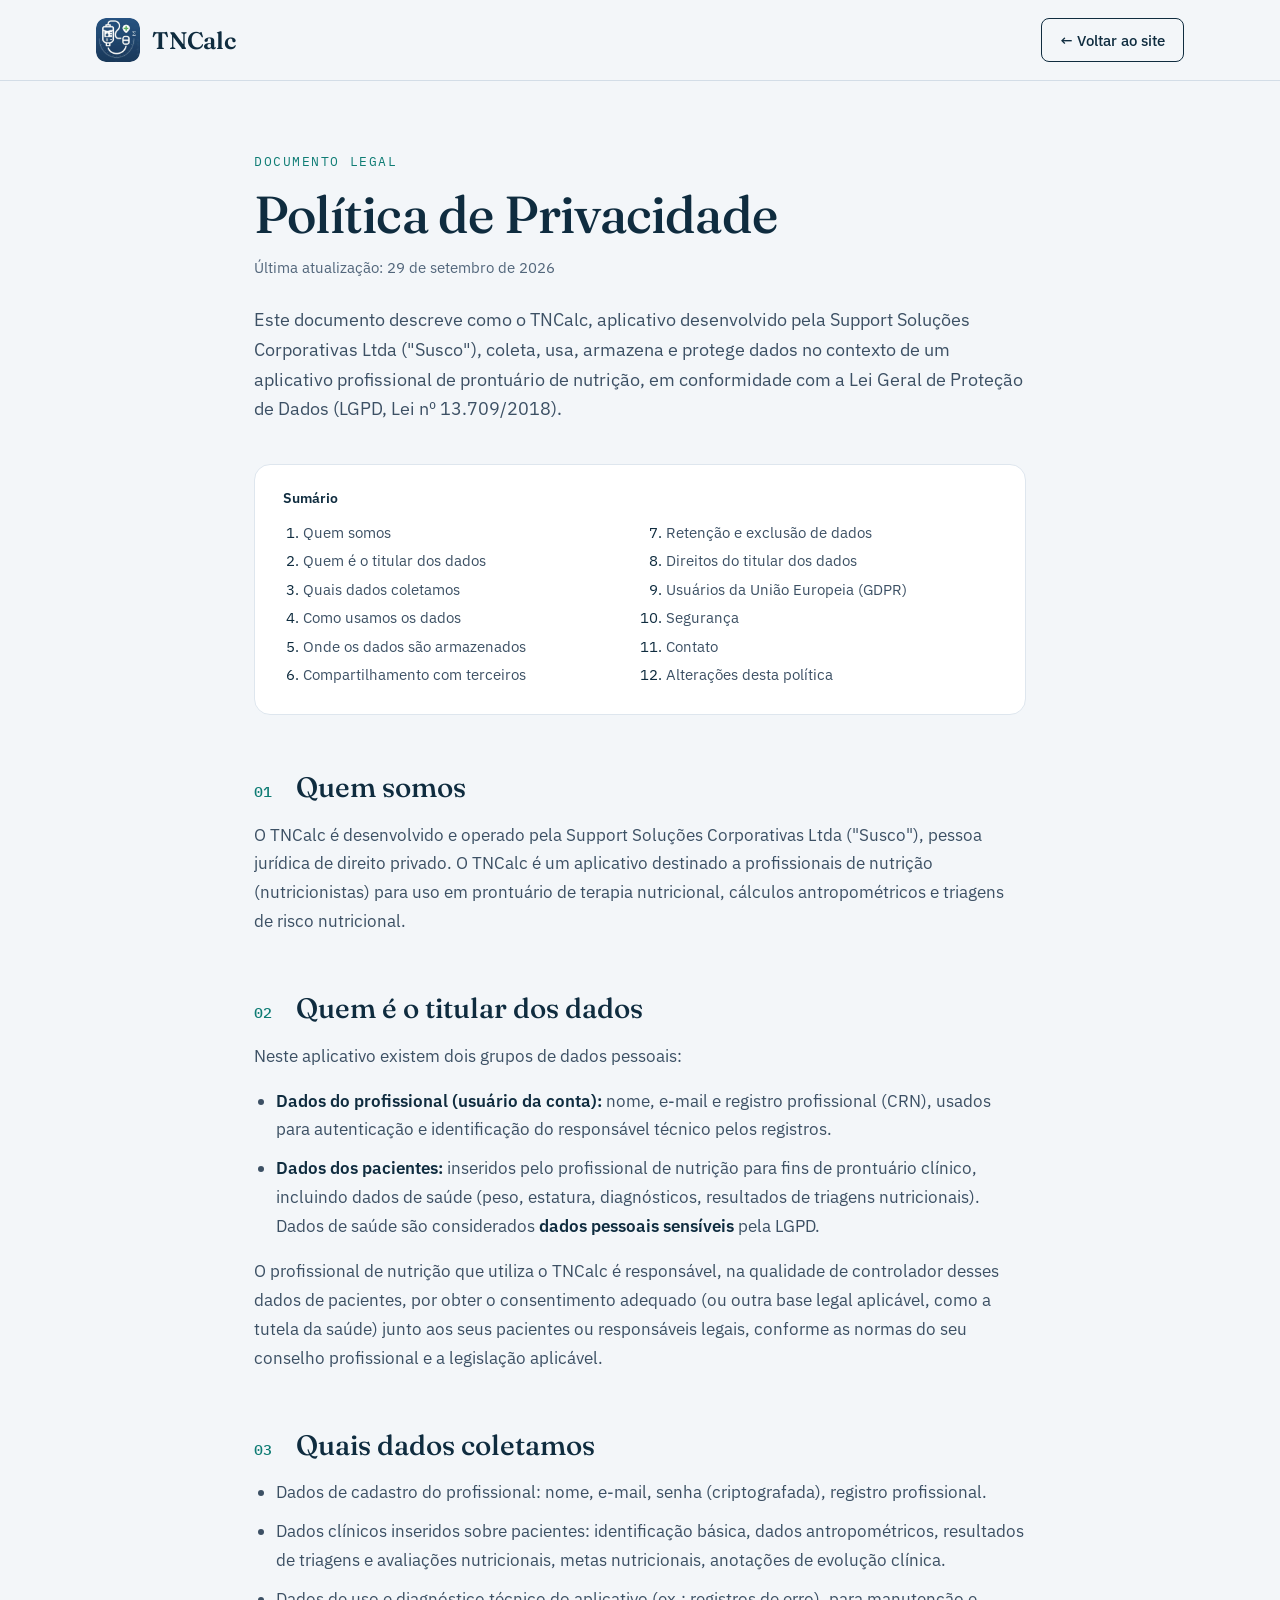
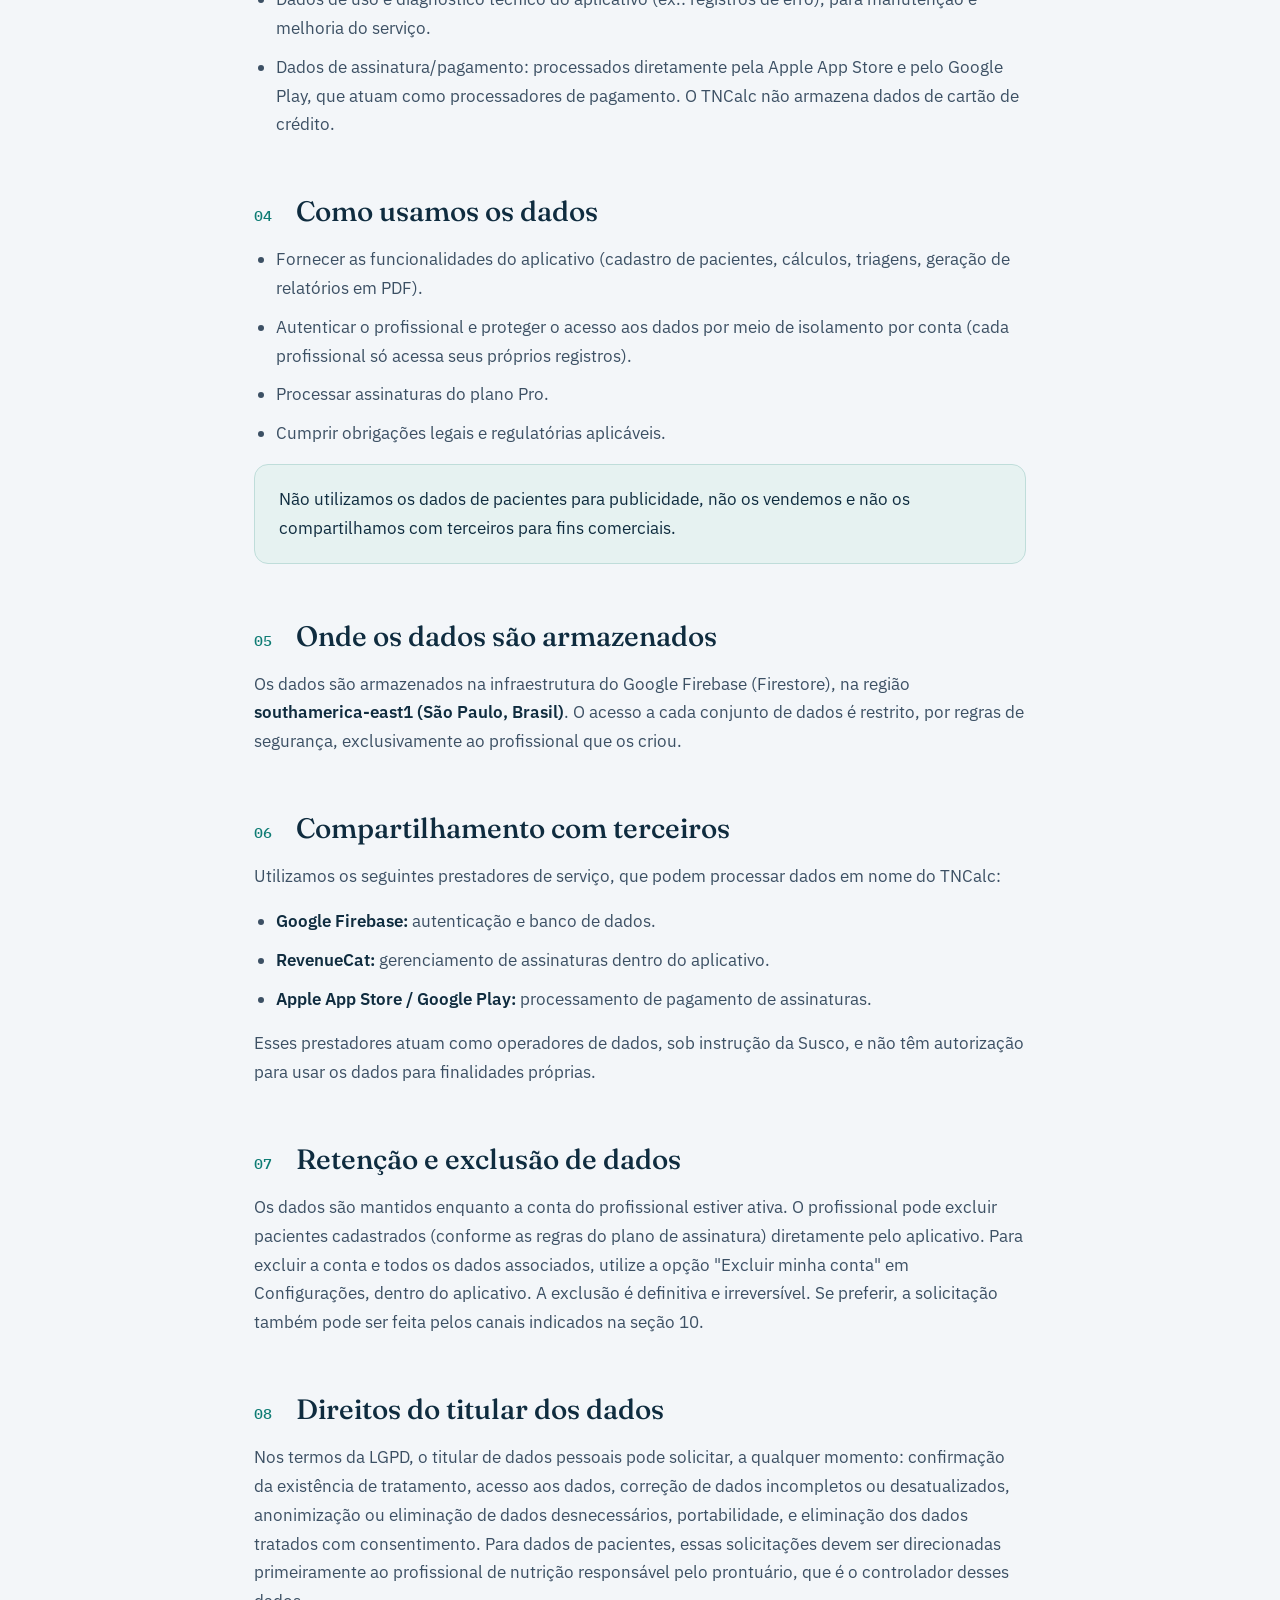
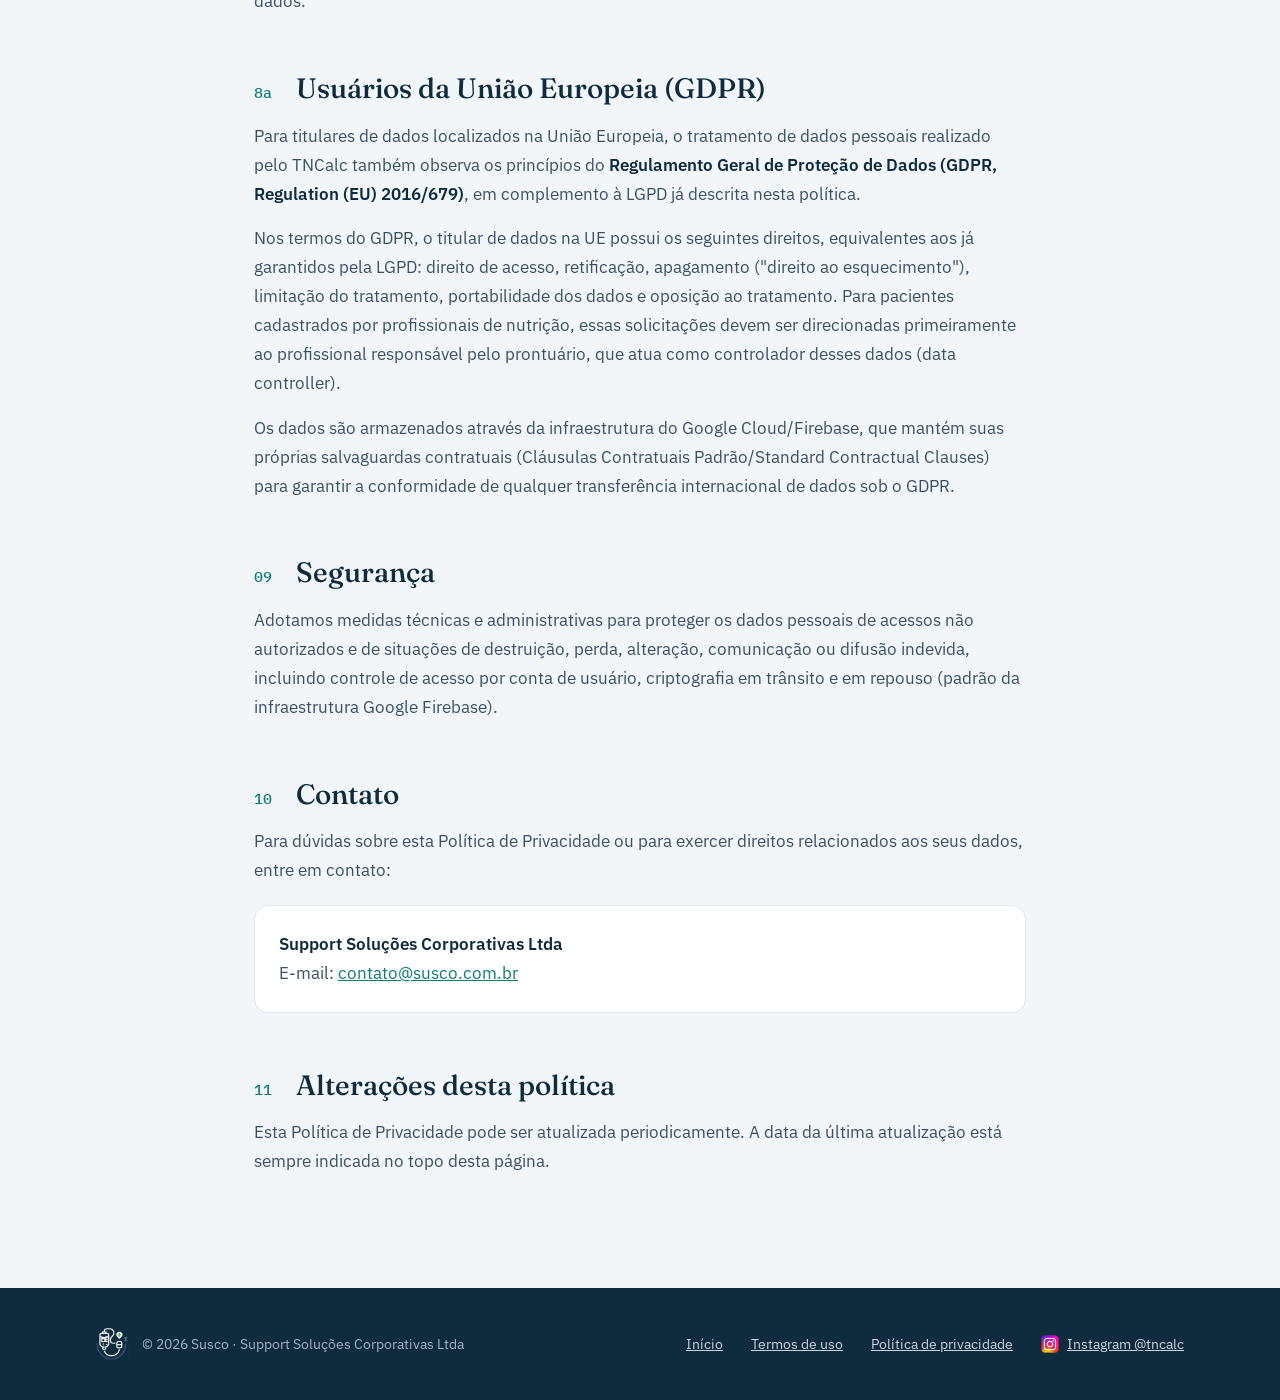
<file: privacidade.html>
<!doctype html>
<html lang="pt-BR">
<head>
<meta charset="utf-8">
<meta name="viewport" content="width=device-width, initial-scale=1">
<title>Política de Privacidade · TNCalc</title>
<meta name="description" content="Política de Privacidade do aplicativo TNCalc, em conformidade com a LGPD e o GDPR.">
<meta name="theme-color" content="#0F2C3F">
<link rel="icon" type="image/png" href="assets/img/favicon.png">
<link rel="apple-touch-icon" href="assets/img/favicon.png">
<link rel="preconnect" href="https://fonts.googleapis.com">
<link rel="preconnect" href="https://fonts.gstatic.com" crossorigin>
<link href="https://fonts.googleapis.com/css2?family=Fraunces:opsz,wght@9..144,400;9..144,500;9..144,600&family=IBM+Plex+Sans:wght@400;500;600&family=IBM+Plex+Mono:wght@400;500&display=swap" rel="stylesheet">
<link rel="stylesheet" href="assets/css/legal.css">
</head>
<body>

<header class="site-header">
  <div class="wrap">
    <a class="brand" href="index.html"><img src="assets/img/tncalc-app-icone.png" alt="Logo TNCalc" width="44" height="44"><span>TNCalc</span></a>
    <a class="back" href="index.html">← Voltar ao site</a>
  </div>
</header>

<main class="doc">
  <div class="eyebrow">Documento legal</div>
  <h1>Política de Privacidade</h1>
  <p class="updated">Última atualização: 29 de setembro de 2026</p>
  <p class="intro">Este documento descreve como o TNCalc, aplicativo desenvolvido pela Support Soluções Corporativas Ltda ("Susco"), coleta, usa, armazena e protege dados no contexto de um aplicativo profissional de prontuário de nutrição, em conformidade com a Lei Geral de Proteção de Dados (LGPD, Lei nº 13.709/2018).</p>

  <nav class="toc" aria-label="Sumário">
    <strong>Sumário</strong>
    <ol>
      <li><a href="#s1">Quem somos</a></li>
      <li><a href="#s2">Quem é o titular dos dados</a></li>
      <li><a href="#s3">Quais dados coletamos</a></li>
      <li><a href="#s4">Como usamos os dados</a></li>
      <li><a href="#s5">Onde os dados são armazenados</a></li>
      <li><a href="#s6">Compartilhamento com terceiros</a></li>
      <li><a href="#s7">Retenção e exclusão de dados</a></li>
      <li><a href="#s8">Direitos do titular dos dados</a></li>
      <li><a href="#s8a">Usuários da União Europeia (GDPR)</a></li>
      <li><a href="#s9">Segurança</a></li>
      <li><a href="#s10">Contato</a></li>
      <li><a href="#s11">Alterações desta política</a></li>
    </ol>
  </nav>

  <section id="s1">
    <h2><span class="n">01</span>Quem somos</h2>
    <p>O TNCalc é desenvolvido e operado pela Support Soluções Corporativas Ltda ("Susco"), pessoa jurídica de direito privado. O TNCalc é um aplicativo destinado a profissionais de nutrição (nutricionistas) para uso em prontuário de terapia nutricional, cálculos antropométricos e triagens de risco nutricional.</p>
  </section>

  <section id="s2">
    <h2><span class="n">02</span>Quem é o titular dos dados</h2>
    <p>Neste aplicativo existem dois grupos de dados pessoais:</p>
    <ul>
      <li><strong>Dados do profissional (usuário da conta):</strong> nome, e-mail e registro profissional (CRN), usados para autenticação e identificação do responsável técnico pelos registros.</li>
      <li><strong>Dados dos pacientes:</strong> inseridos pelo profissional de nutrição para fins de prontuário clínico, incluindo dados de saúde (peso, estatura, diagnósticos, resultados de triagens nutricionais). Dados de saúde são considerados <strong>dados pessoais sensíveis</strong> pela LGPD.</li>
    </ul>
    <p>O profissional de nutrição que utiliza o TNCalc é responsável, na qualidade de controlador desses dados de pacientes, por obter o consentimento adequado (ou outra base legal aplicável, como a tutela da saúde) junto aos seus pacientes ou responsáveis legais, conforme as normas do seu conselho profissional e a legislação aplicável.</p>
  </section>

  <section id="s3">
    <h2><span class="n">03</span>Quais dados coletamos</h2>
    <ul>
      <li>Dados de cadastro do profissional: nome, e-mail, senha (criptografada), registro profissional.</li>
      <li>Dados clínicos inseridos sobre pacientes: identificação básica, dados antropométricos, resultados de triagens e avaliações nutricionais, metas nutricionais, anotações de evolução clínica.</li>
      <li>Dados de uso e diagnóstico técnico do aplicativo (ex.: registros de erro), para manutenção e melhoria do serviço.</li>
      <li>Dados de assinatura/pagamento: processados diretamente pela Apple App Store e pelo Google Play, que atuam como processadores de pagamento. O TNCalc não armazena dados de cartão de crédito.</li>
    </ul>
  </section>

  <section id="s4">
    <h2><span class="n">04</span>Como usamos os dados</h2>
    <ul>
      <li>Fornecer as funcionalidades do aplicativo (cadastro de pacientes, cálculos, triagens, geração de relatórios em PDF).</li>
      <li>Autenticar o profissional e proteger o acesso aos dados por meio de isolamento por conta (cada profissional só acessa seus próprios registros).</li>
      <li>Processar assinaturas do plano Pro.</li>
      <li>Cumprir obrigações legais e regulatórias aplicáveis.</li>
    </ul>
    <p class="callout">Não utilizamos os dados de pacientes para publicidade, não os vendemos e não os compartilhamos com terceiros para fins comerciais.</p>
  </section>

  <section id="s5">
    <h2><span class="n">05</span>Onde os dados são armazenados</h2>
    <p>Os dados são armazenados na infraestrutura do Google Firebase (Firestore), na região <strong>southamerica-east1 (São Paulo, Brasil)</strong>. O acesso a cada conjunto de dados é restrito, por regras de segurança, exclusivamente ao profissional que os criou.</p>
  </section>

  <section id="s6">
    <h2><span class="n">06</span>Compartilhamento com terceiros</h2>
    <p>Utilizamos os seguintes prestadores de serviço, que podem processar dados em nome do TNCalc:</p>
    <ul>
      <li><strong>Google Firebase:</strong> autenticação e banco de dados.</li>
      <li><strong>RevenueCat:</strong> gerenciamento de assinaturas dentro do aplicativo.</li>
      <li><strong>Apple App Store / Google Play:</strong> processamento de pagamento de assinaturas.</li>
    </ul>
    <p>Esses prestadores atuam como operadores de dados, sob instrução da Susco, e não têm autorização para usar os dados para finalidades próprias.</p>
  </section>

  <section id="s7">
    <h2><span class="n">07</span>Retenção e exclusão de dados</h2>
    <p>Os dados são mantidos enquanto a conta do profissional estiver ativa. O profissional pode excluir pacientes cadastrados (conforme as regras do plano de assinatura) diretamente pelo aplicativo. Para excluir a conta e todos os dados associados, utilize a opção "Excluir minha conta" em Configurações, dentro do aplicativo. A exclusão é definitiva e irreversível. Se preferir, a solicitação também pode ser feita pelos canais indicados na seção 10.</p>
  </section>

  <section id="s8">
    <h2><span class="n">08</span>Direitos do titular dos dados</h2>
    <p>Nos termos da LGPD, o titular de dados pessoais pode solicitar, a qualquer momento: confirmação da existência de tratamento, acesso aos dados, correção de dados incompletos ou desatualizados, anonimização ou eliminação de dados desnecessários, portabilidade, e eliminação dos dados tratados com consentimento. Para dados de pacientes, essas solicitações devem ser direcionadas primeiramente ao profissional de nutrição responsável pelo prontuário, que é o controlador desses dados.</p>
  </section>

  <section id="s8a">
    <h2><span class="n">8a</span>Usuários da União Europeia (GDPR)</h2>
    <p>Para titulares de dados localizados na União Europeia, o tratamento de dados pessoais realizado pelo TNCalc também observa os princípios do <strong>Regulamento Geral de Proteção de Dados (GDPR, Regulation (EU) 2016/679)</strong>, em complemento à LGPD já descrita nesta política.</p>
    <p>Nos termos do GDPR, o titular de dados na UE possui os seguintes direitos, equivalentes aos já garantidos pela LGPD: direito de acesso, retificação, apagamento ("direito ao esquecimento"), limitação do tratamento, portabilidade dos dados e oposição ao tratamento. Para pacientes cadastrados por profissionais de nutrição, essas solicitações devem ser direcionadas primeiramente ao profissional responsável pelo prontuário, que atua como controlador desses dados (data controller).</p>
    <p>Os dados são armazenados através da infraestrutura do Google Cloud/Firebase, que mantém suas próprias salvaguardas contratuais (Cláusulas Contratuais Padrão/Standard Contractual Clauses) para garantir a conformidade de qualquer transferência internacional de dados sob o GDPR.</p>
  </section>

  <section id="s9">
    <h2><span class="n">09</span>Segurança</h2>
    <p>Adotamos medidas técnicas e administrativas para proteger os dados pessoais de acessos não autorizados e de situações de destruição, perda, alteração, comunicação ou difusão indevida, incluindo controle de acesso por conta de usuário, criptografia em trânsito e em repouso (padrão da infraestrutura Google Firebase).</p>
  </section>

  <section id="s10">
    <h2><span class="n">10</span>Contato</h2>
    <p>Para dúvidas sobre esta Política de Privacidade ou para exercer direitos relacionados aos seus dados, entre em contato:</p>
    <div class="contact-card"><strong>Support Soluções Corporativas Ltda</strong><br>E-mail: <a href="mailto:contato@susco.com.br">contato@susco.com.br</a></div>
  </section>

  <section id="s11">
    <h2><span class="n">11</span>Alterações desta política</h2>
    <p>Esta Política de Privacidade pode ser atualizada periodicamente. A data da última atualização está sempre indicada no topo desta página.</p>
  </section>
</main>

<footer class="footer">
  <div class="wrap">
    <div class="copy"><img src="assets/img/tncalc-icone-clara.png" alt="Logo TNCalc" width="34" height="32">© 2026 Susco · Support Soluções Corporativas Ltda</div>
    <nav aria-label="Rodapé">
      <a href="index.html">Início</a>
      <a href="termos.html">Termos de uso</a>
      <a href="privacidade.html">Política de privacidade</a>
      <a class="ig-link" href="https://www.instagram.com/tncalc/"><img src="assets/img/instagram.png" alt="" width="20" height="20">Instagram @tncalc</a>
    </nav>
  </div>
</footer>

</body>
</html>
</file>
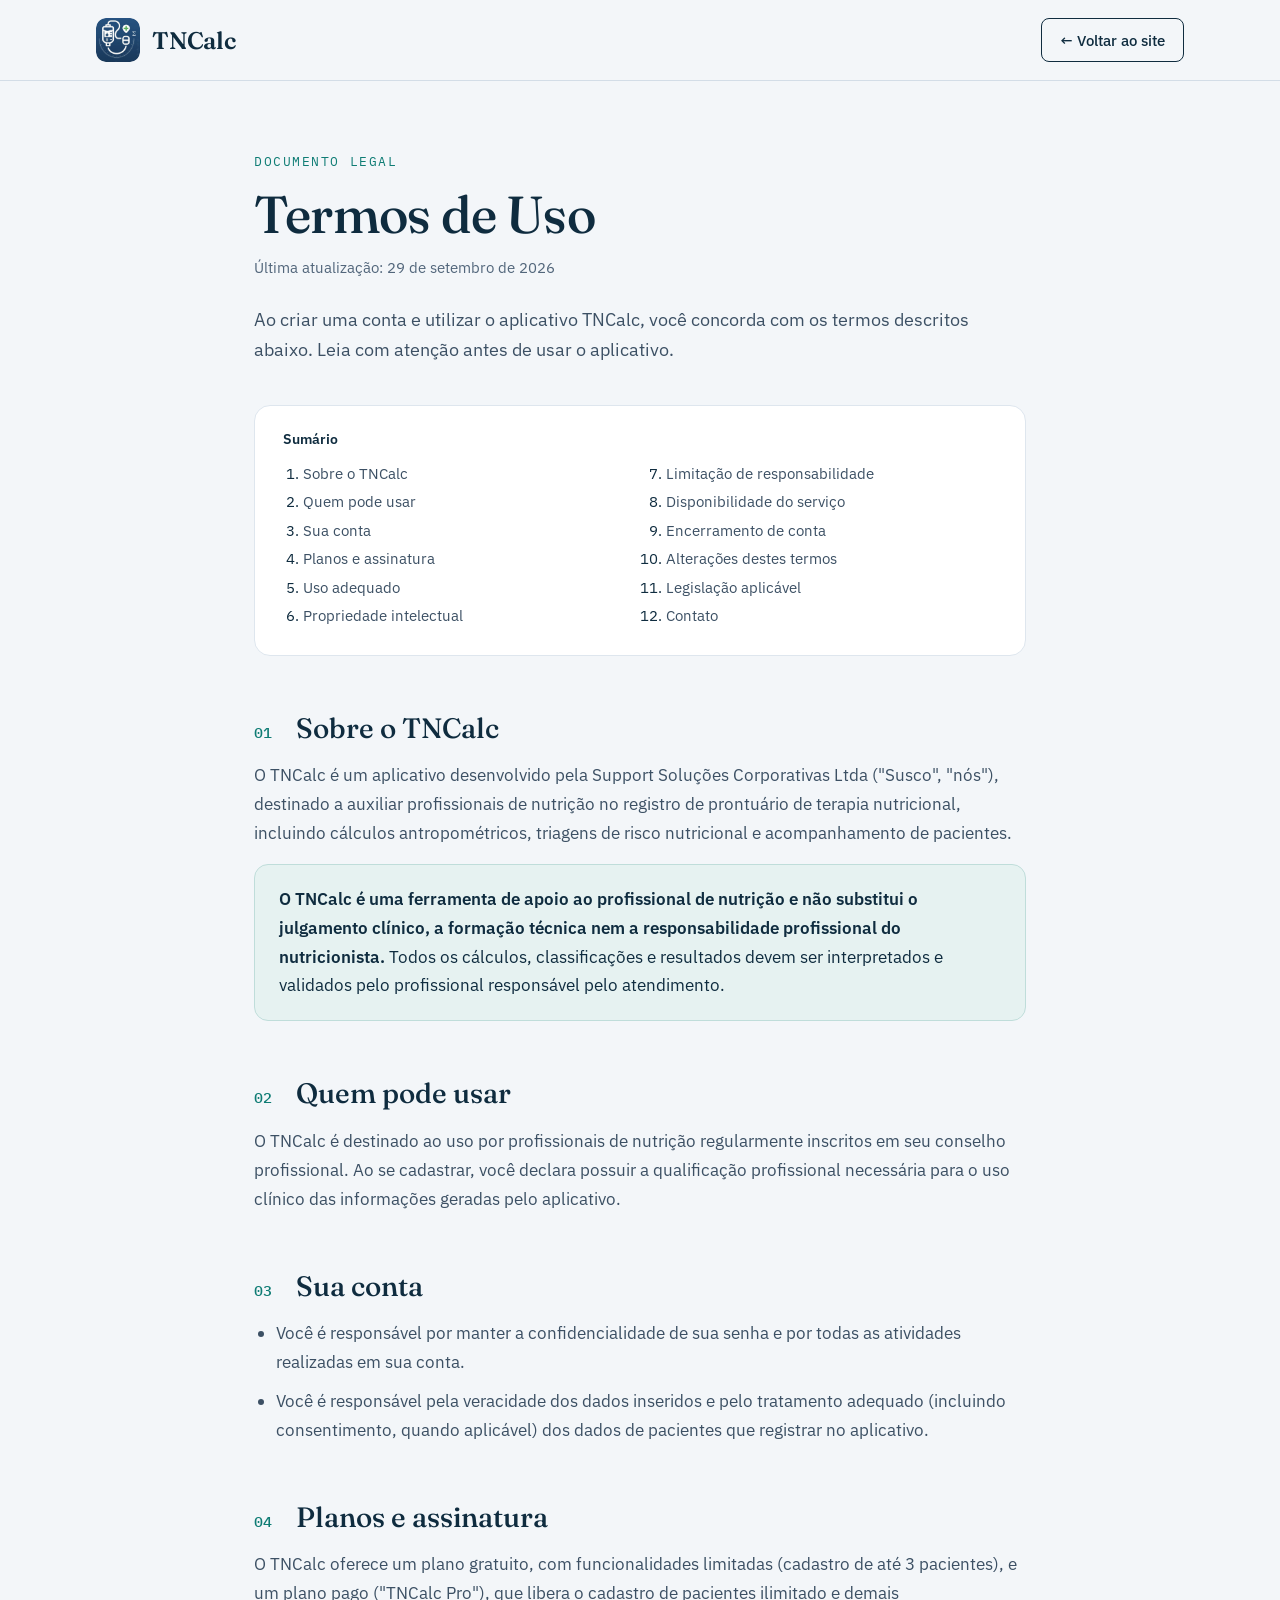
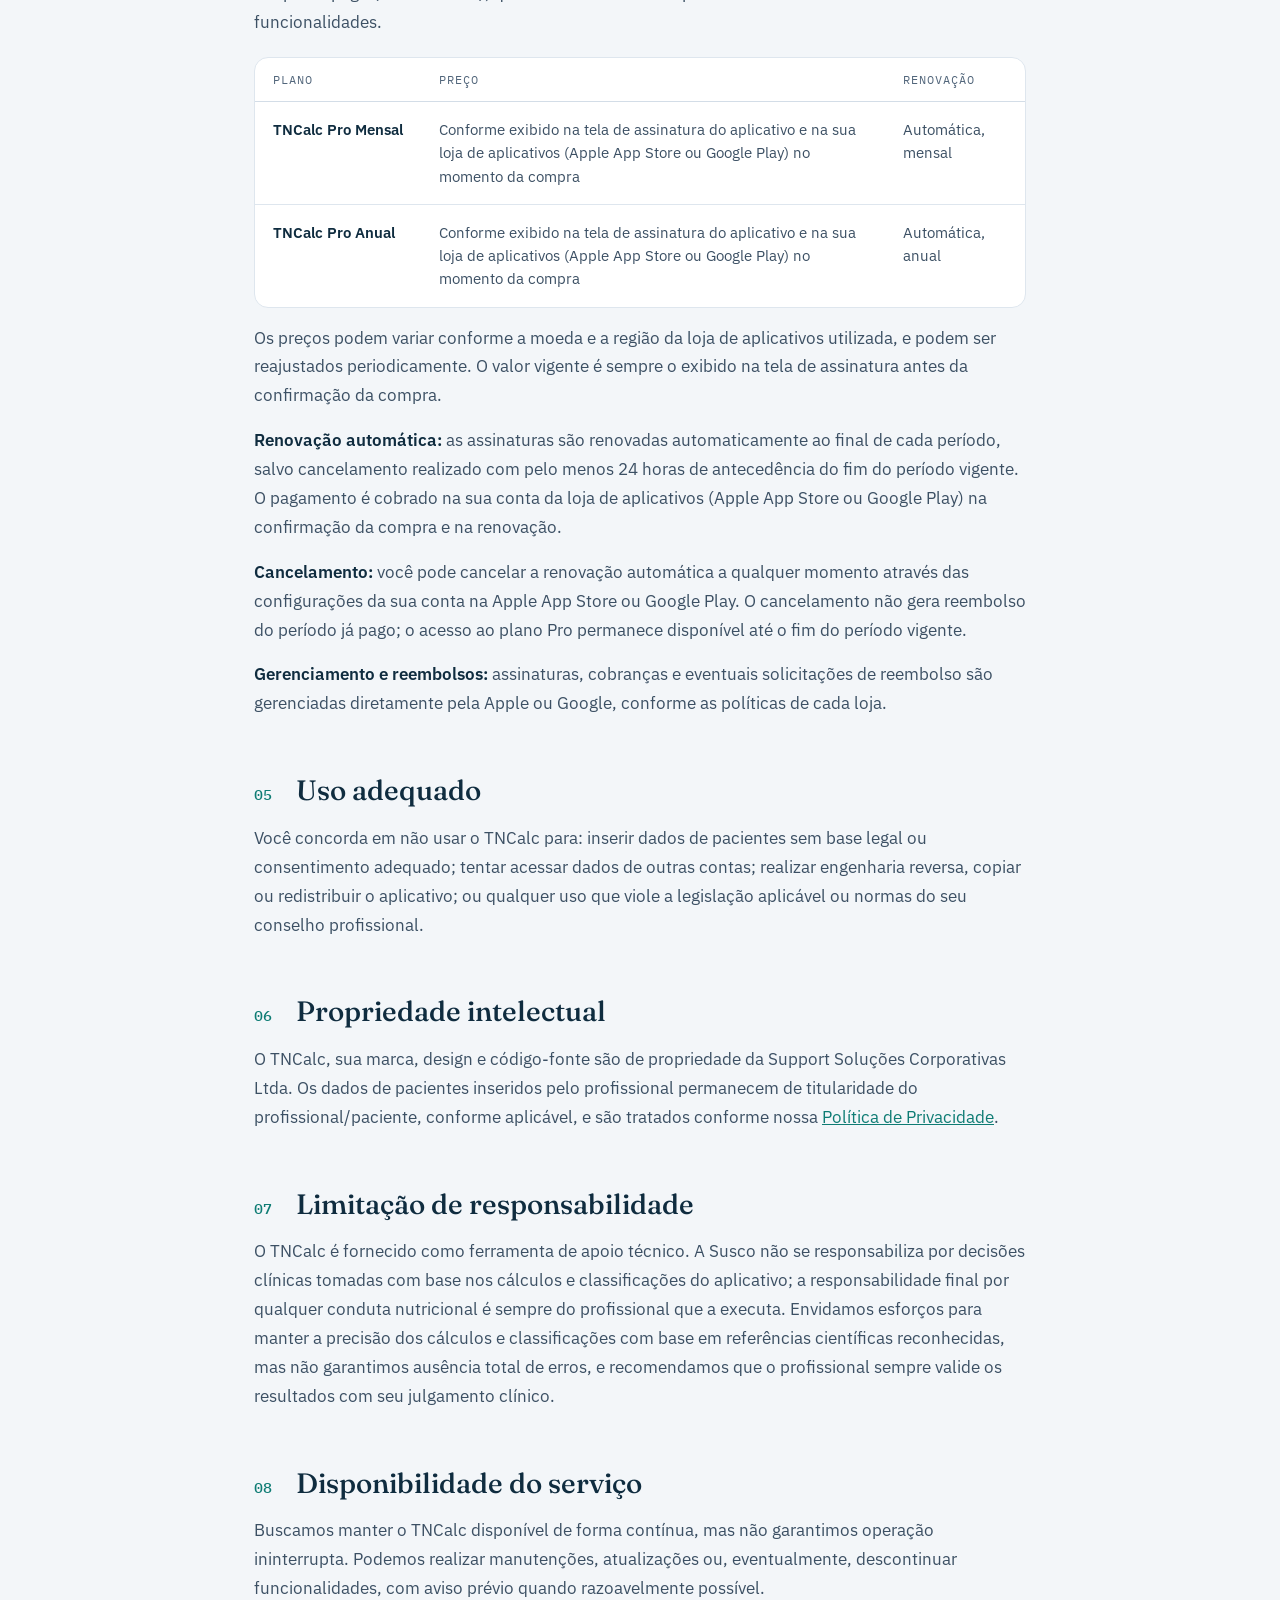
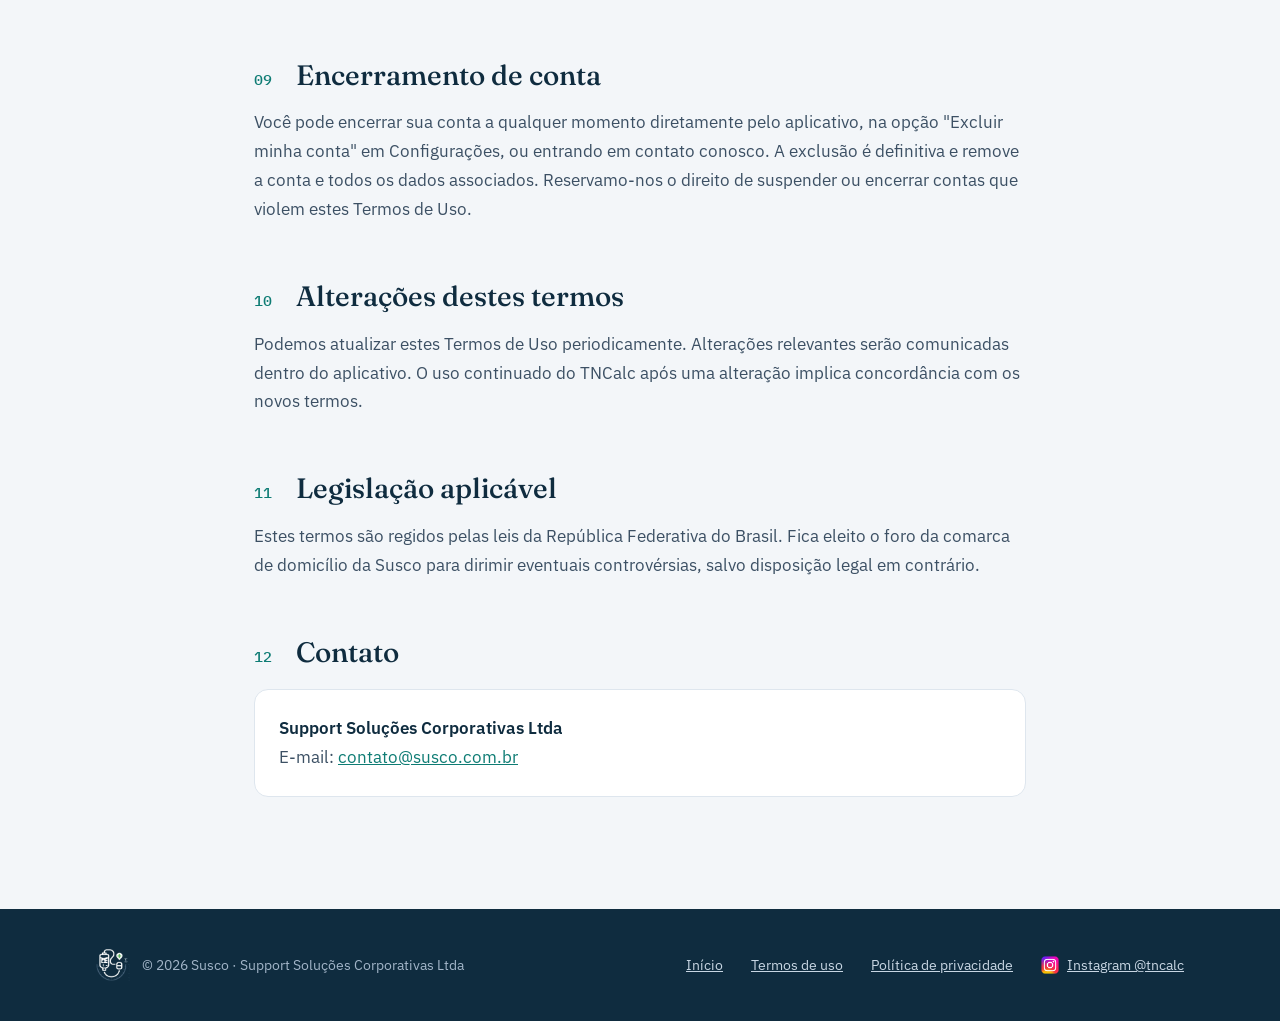
<file: termos.html>
<!doctype html>
<html lang="pt-BR">
<head>
<meta charset="utf-8">
<meta name="viewport" content="width=device-width, initial-scale=1">
<title>Termos de Uso · TNCalc</title>
<meta name="description" content="Termos de Uso do aplicativo TNCalc, desenvolvido pela Support Soluções Corporativas Ltda.">
<meta name="theme-color" content="#0F2C3F">
<link rel="icon" type="image/png" href="assets/img/favicon.png">
<link rel="apple-touch-icon" href="assets/img/favicon.png">
<link rel="preconnect" href="https://fonts.googleapis.com">
<link rel="preconnect" href="https://fonts.gstatic.com" crossorigin>
<link href="https://fonts.googleapis.com/css2?family=Fraunces:opsz,wght@9..144,400;9..144,500;9..144,600&family=IBM+Plex+Sans:wght@400;500;600&family=IBM+Plex+Mono:wght@400;500&display=swap" rel="stylesheet">
<link rel="stylesheet" href="assets/css/legal.css">
</head>
<body>

<header class="site-header">
  <div class="wrap">
    <a class="brand" href="index.html"><img src="assets/img/tncalc-app-icone.png" alt="Logo TNCalc" width="44" height="44"><span>TNCalc</span></a>
    <a class="back" href="index.html">← Voltar ao site</a>
  </div>
</header>

<main class="doc">
  <div class="eyebrow">Documento legal</div>
  <h1>Termos de Uso</h1>
  <p class="updated">Última atualização: 29 de setembro de 2026</p>
  <p class="intro">Ao criar uma conta e utilizar o aplicativo TNCalc, você concorda com os termos descritos abaixo. Leia com atenção antes de usar o aplicativo.</p>

  <nav class="toc" aria-label="Sumário">
    <strong>Sumário</strong>
    <ol>
      <li><a href="#s1">Sobre o TNCalc</a></li>
      <li><a href="#s2">Quem pode usar</a></li>
      <li><a href="#s3">Sua conta</a></li>
      <li><a href="#s4">Planos e assinatura</a></li>
      <li><a href="#s5">Uso adequado</a></li>
      <li><a href="#s6">Propriedade intelectual</a></li>
      <li><a href="#s7">Limitação de responsabilidade</a></li>
      <li><a href="#s8">Disponibilidade do serviço</a></li>
      <li><a href="#s9">Encerramento de conta</a></li>
      <li><a href="#s10">Alterações destes termos</a></li>
      <li><a href="#s11">Legislação aplicável</a></li>
      <li><a href="#s12">Contato</a></li>
    </ol>
  </nav>

  <section id="s1">
    <h2><span class="n">01</span>Sobre o TNCalc</h2>
    <p>O TNCalc é um aplicativo desenvolvido pela Support Soluções Corporativas Ltda ("Susco", "nós"), destinado a auxiliar profissionais de nutrição no registro de prontuário de terapia nutricional, incluindo cálculos antropométricos, triagens de risco nutricional e acompanhamento de pacientes.</p>
    <p class="callout"><strong>O TNCalc é uma ferramenta de apoio ao profissional de nutrição e não substitui o julgamento clínico, a formação técnica nem a responsabilidade profissional do nutricionista.</strong> Todos os cálculos, classificações e resultados devem ser interpretados e validados pelo profissional responsável pelo atendimento.</p>
  </section>

  <section id="s2">
    <h2><span class="n">02</span>Quem pode usar</h2>
    <p>O TNCalc é destinado ao uso por profissionais de nutrição regularmente inscritos em seu conselho profissional. Ao se cadastrar, você declara possuir a qualificação profissional necessária para o uso clínico das informações geradas pelo aplicativo.</p>
  </section>

  <section id="s3">
    <h2><span class="n">03</span>Sua conta</h2>
    <ul>
      <li>Você é responsável por manter a confidencialidade de sua senha e por todas as atividades realizadas em sua conta.</li>
      <li>Você é responsável pela veracidade dos dados inseridos e pelo tratamento adequado (incluindo consentimento, quando aplicável) dos dados de pacientes que registrar no aplicativo.</li>
    </ul>
  </section>

  <section id="s4">
    <h2><span class="n">04</span>Planos e assinatura</h2>
    <p>O TNCalc oferece um plano gratuito, com funcionalidades limitadas (cadastro de até 3 pacientes), e um plano pago ("TNCalc Pro"), que libera o cadastro de pacientes ilimitado e demais funcionalidades.</p>
    <div class="table-wrap">
      <table>
        <thead><tr><th>Plano</th><th>Preço</th><th>Renovação</th></tr></thead>
        <tbody>
          <tr><td>TNCalc Pro Mensal</td><td>Conforme exibido na tela de assinatura do aplicativo e na sua loja de aplicativos (Apple App Store ou Google Play) no momento da compra</td><td>Automática, mensal</td></tr>
          <tr><td>TNCalc Pro Anual</td><td>Conforme exibido na tela de assinatura do aplicativo e na sua loja de aplicativos (Apple App Store ou Google Play) no momento da compra</td><td>Automática, anual</td></tr>
        </tbody>
      </table>
    </div>
    <p>Os preços podem variar conforme a moeda e a região da loja de aplicativos utilizada, e podem ser reajustados periodicamente. O valor vigente é sempre o exibido na tela de assinatura antes da confirmação da compra.</p>
    <p><strong>Renovação automática:</strong> as assinaturas são renovadas automaticamente ao final de cada período, salvo cancelamento realizado com pelo menos 24 horas de antecedência do fim do período vigente. O pagamento é cobrado na sua conta da loja de aplicativos (Apple App Store ou Google Play) na confirmação da compra e na renovação.</p>
    <p><strong>Cancelamento:</strong> você pode cancelar a renovação automática a qualquer momento através das configurações da sua conta na Apple App Store ou Google Play. O cancelamento não gera reembolso do período já pago; o acesso ao plano Pro permanece disponível até o fim do período vigente.</p>
    <p><strong>Gerenciamento e reembolsos:</strong> assinaturas, cobranças e eventuais solicitações de reembolso são gerenciadas diretamente pela Apple ou Google, conforme as políticas de cada loja.</p>
  </section>

  <section id="s5">
    <h2><span class="n">05</span>Uso adequado</h2>
    <p>Você concorda em não usar o TNCalc para: inserir dados de pacientes sem base legal ou consentimento adequado; tentar acessar dados de outras contas; realizar engenharia reversa, copiar ou redistribuir o aplicativo; ou qualquer uso que viole a legislação aplicável ou normas do seu conselho profissional.</p>
  </section>

  <section id="s6">
    <h2><span class="n">06</span>Propriedade intelectual</h2>
    <p>O TNCalc, sua marca, design e código-fonte são de propriedade da Support Soluções Corporativas Ltda. Os dados de pacientes inseridos pelo profissional permanecem de titularidade do profissional/paciente, conforme aplicável, e são tratados conforme nossa <a href="privacidade.html">Política de Privacidade</a>.</p>
  </section>

  <section id="s7">
    <h2><span class="n">07</span>Limitação de responsabilidade</h2>
    <p>O TNCalc é fornecido como ferramenta de apoio técnico. A Susco não se responsabiliza por decisões clínicas tomadas com base nos cálculos e classificações do aplicativo; a responsabilidade final por qualquer conduta nutricional é sempre do profissional que a executa. Envidamos esforços para manter a precisão dos cálculos e classificações com base em referências científicas reconhecidas, mas não garantimos ausência total de erros, e recomendamos que o profissional sempre valide os resultados com seu julgamento clínico.</p>
  </section>

  <section id="s8">
    <h2><span class="n">08</span>Disponibilidade do serviço</h2>
    <p>Buscamos manter o TNCalc disponível de forma contínua, mas não garantimos operação ininterrupta. Podemos realizar manutenções, atualizações ou, eventualmente, descontinuar funcionalidades, com aviso prévio quando razoavelmente possível.</p>
  </section>

  <section id="s9">
    <h2><span class="n">09</span>Encerramento de conta</h2>
    <p>Você pode encerrar sua conta a qualquer momento diretamente pelo aplicativo, na opção "Excluir minha conta" em Configurações, ou entrando em contato conosco. A exclusão é definitiva e remove a conta e todos os dados associados. Reservamo-nos o direito de suspender ou encerrar contas que violem estes Termos de Uso.</p>
  </section>

  <section id="s10">
    <h2><span class="n">10</span>Alterações destes termos</h2>
    <p>Podemos atualizar estes Termos de Uso periodicamente. Alterações relevantes serão comunicadas dentro do aplicativo. O uso continuado do TNCalc após uma alteração implica concordância com os novos termos.</p>
  </section>

  <section id="s11">
    <h2><span class="n">11</span>Legislação aplicável</h2>
    <p>Estes termos são regidos pelas leis da República Federativa do Brasil. Fica eleito o foro da comarca de domicílio da Susco para dirimir eventuais controvérsias, salvo disposição legal em contrário.</p>
  </section>

  <section id="s12">
    <h2><span class="n">12</span>Contato</h2>
    <div class="contact-card"><strong>Support Soluções Corporativas Ltda</strong><br>E-mail: <a href="mailto:contato@susco.com.br">contato@susco.com.br</a></div>
  </section>
</main>

<footer class="footer">
  <div class="wrap">
    <div class="copy"><img src="assets/img/tncalc-icone-clara.png" alt="Logo TNCalc" width="34" height="32">© 2026 Susco · Support Soluções Corporativas Ltda</div>
    <nav aria-label="Rodapé">
      <a href="index.html">Início</a>
      <a href="termos.html">Termos de uso</a>
      <a href="privacidade.html">Política de privacidade</a>
      <a class="ig-link" href="https://www.instagram.com/tncalc/"><img src="assets/img/instagram.png" alt="" width="20" height="20">Instagram @tncalc</a>
    </nav>
  </div>
</footer>

</body>
</html>
</file>
<file: assets/css/legal.css>
:root{
  --bg:#F3F6F9; --white:#FFFFFF; --line:#D3DDE7; --line-soft:#DEE6EE;
  --ink:#0F2C3F; --teal:#0E7C74; --text:#3C5064; --muted:#52667B;
  --on-dark:#C8D6E3; --on-dark-muted:#A2B5C8; --dark-line:#2E4A60;
  --serif:'Fraunces',Georgia,serif; --sans:'IBM Plex Sans',system-ui,sans-serif; --mono:'IBM Plex Mono',ui-monospace,monospace;
}
*{box-sizing:border-box}
body{margin:0;font-family:var(--sans);background:var(--bg);color:var(--ink);-webkit-font-smoothing:antialiased}
img{display:block;max-width:100%}
a{color:var(--teal)} a:hover{color:#0A5F58}
h1,h2,h3,p{margin:0}
.wrap{max-width:1440px;margin:0 auto;padding:0 96px}

.site-header{border-bottom:1px solid var(--line);background:var(--bg);position:sticky;top:0;z-index:10}
.site-header .wrap{display:flex;align-items:center;justify-content:space-between;padding-top:18px;padding-bottom:18px;gap:16px}
.brand{display:flex;align-items:center;gap:12px;text-decoration:none;color:var(--ink)}
.brand img{width:44px;height:44px;border-radius:10px}
.brand span{font-family:var(--serif);font-size:24px;font-weight:600;letter-spacing:-.01em}
.back{display:inline-flex;align-items:center;min-height:44px;padding:0 18px;border-radius:8px;border:1.5px solid var(--ink);color:var(--ink);text-decoration:none;font-weight:500;font-size:15px}
.back:hover{color:var(--ink);background:#fff}

.doc{max-width:820px;margin:0 auto;padding:72px 24px 112px}
.eyebrow{font-family:var(--mono);font-size:13px;letter-spacing:.12em;text-transform:uppercase;color:var(--teal)}
.doc h1{font-family:var(--serif);font-weight:500;font-size:52px;line-height:1.08;letter-spacing:-.015em;margin-top:16px}
.updated{margin-top:16px;font-size:15px;color:var(--muted)}
.intro{margin-top:28px;font-size:18px;line-height:1.65;color:var(--text)}
.toc{margin-top:40px;padding:24px 28px;background:var(--white);border:1px solid var(--line-soft);border-radius:16px}
.toc strong{display:block;font-size:14px;font-weight:600;margin-bottom:12px}
.toc ol{margin:0;padding-left:20px;columns:2;column-gap:32px;font-size:15px;line-height:1.9}
.toc a{color:var(--text);text-decoration:none} .toc a:hover{color:var(--teal);text-decoration:underline}
.doc section{margin-top:56px;scroll-margin-top:96px}
.doc h2{font-family:var(--serif);font-weight:500;font-size:28px;line-height:1.2;display:flex;gap:14px;align-items:baseline}
.doc h2 .n{font-family:var(--mono);font-size:15px;color:var(--teal);font-weight:500;min-width:28px}
.doc section p,.doc section li{font-size:17px;line-height:1.7;color:var(--text)}
.doc section p{margin-top:16px}
.doc section ul{margin:16px 0 0;padding-left:22px;display:flex;flex-direction:column;gap:10px}
.doc strong{color:var(--ink);font-weight:600}
.callout{margin-top:20px;padding:20px 24px;border-radius:14px;background:#E6F2F1;border:1px solid #BFDDDA;color:var(--ink)!important}
.table-wrap{margin-top:20px;overflow-x:auto;border:1px solid var(--line-soft);border-radius:14px;background:#fff}
table{width:100%;border-collapse:collapse;font-size:15px;min-width:560px}
th{text-align:left;font-family:var(--mono);font-size:12px;letter-spacing:.08em;text-transform:uppercase;color:var(--muted);font-weight:400;padding:14px 18px;border-bottom:1px solid var(--line)}
td{padding:16px 18px;border-bottom:1px solid var(--line-soft);color:var(--text);line-height:1.55;vertical-align:top}
tr:last-child td{border-bottom:0}
td:first-child{font-weight:600;color:var(--ink);white-space:nowrap}
.contact-card{margin-top:20px;padding:24px;border-radius:14px;background:#fff;border:1px solid var(--line-soft);font-size:17px;line-height:1.7;color:var(--text)}

.footer{background:var(--ink);color:#F3F6F9}
.footer .wrap{padding-top:40px;padding-bottom:40px;display:flex;justify-content:space-between;align-items:center;gap:24px;flex-wrap:wrap;font-size:14px;color:var(--on-dark-muted)}
.footer .copy{display:flex;align-items:center;gap:12px}
.footer .copy img{width:34px;height:32px;object-fit:contain}
.footer nav{display:flex;gap:28px;flex-wrap:wrap}
.footer nav a{color:var(--on-dark)}

@media (max-width:860px){
  .wrap{padding:0 20px}
  .site-header .wrap{padding-top:12px;padding-bottom:12px}
  .brand img{width:40px;height:40px} .brand span{font-size:21px}
  .back{padding:0 14px;font-size:14px}
  .doc{padding:40px 20px 72px}
  .doc h1{font-size:34px}
  .intro{font-size:16px}
  .toc ol{columns:1}
  .doc section{margin-top:40px}
  .doc h2{font-size:22px}
  .doc section p,.doc section li{font-size:15px}
  .footer .wrap{flex-direction:column-reverse;align-items:flex-start;font-size:13px}
}

.ig-link{display:inline-flex;align-items:center;gap:8px}
.ig-link img{width:18px;height:18px}
</file>
